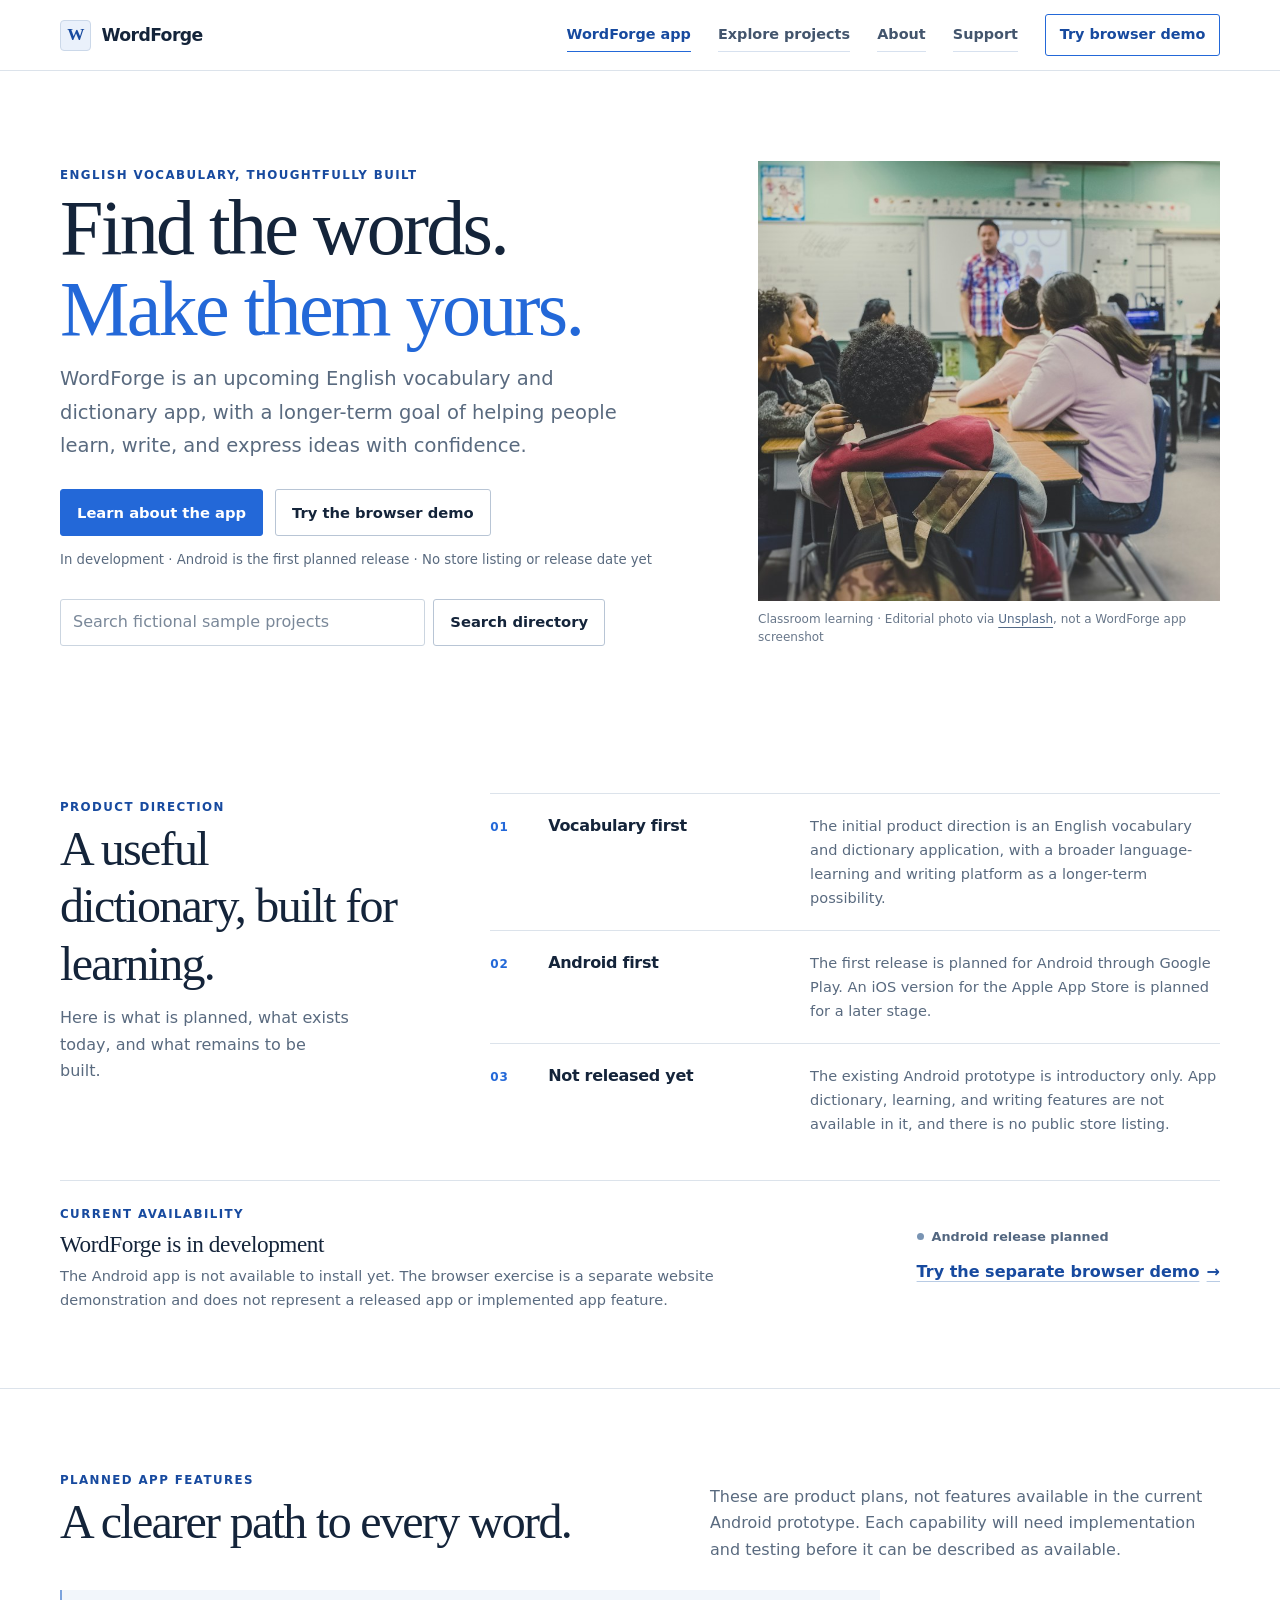
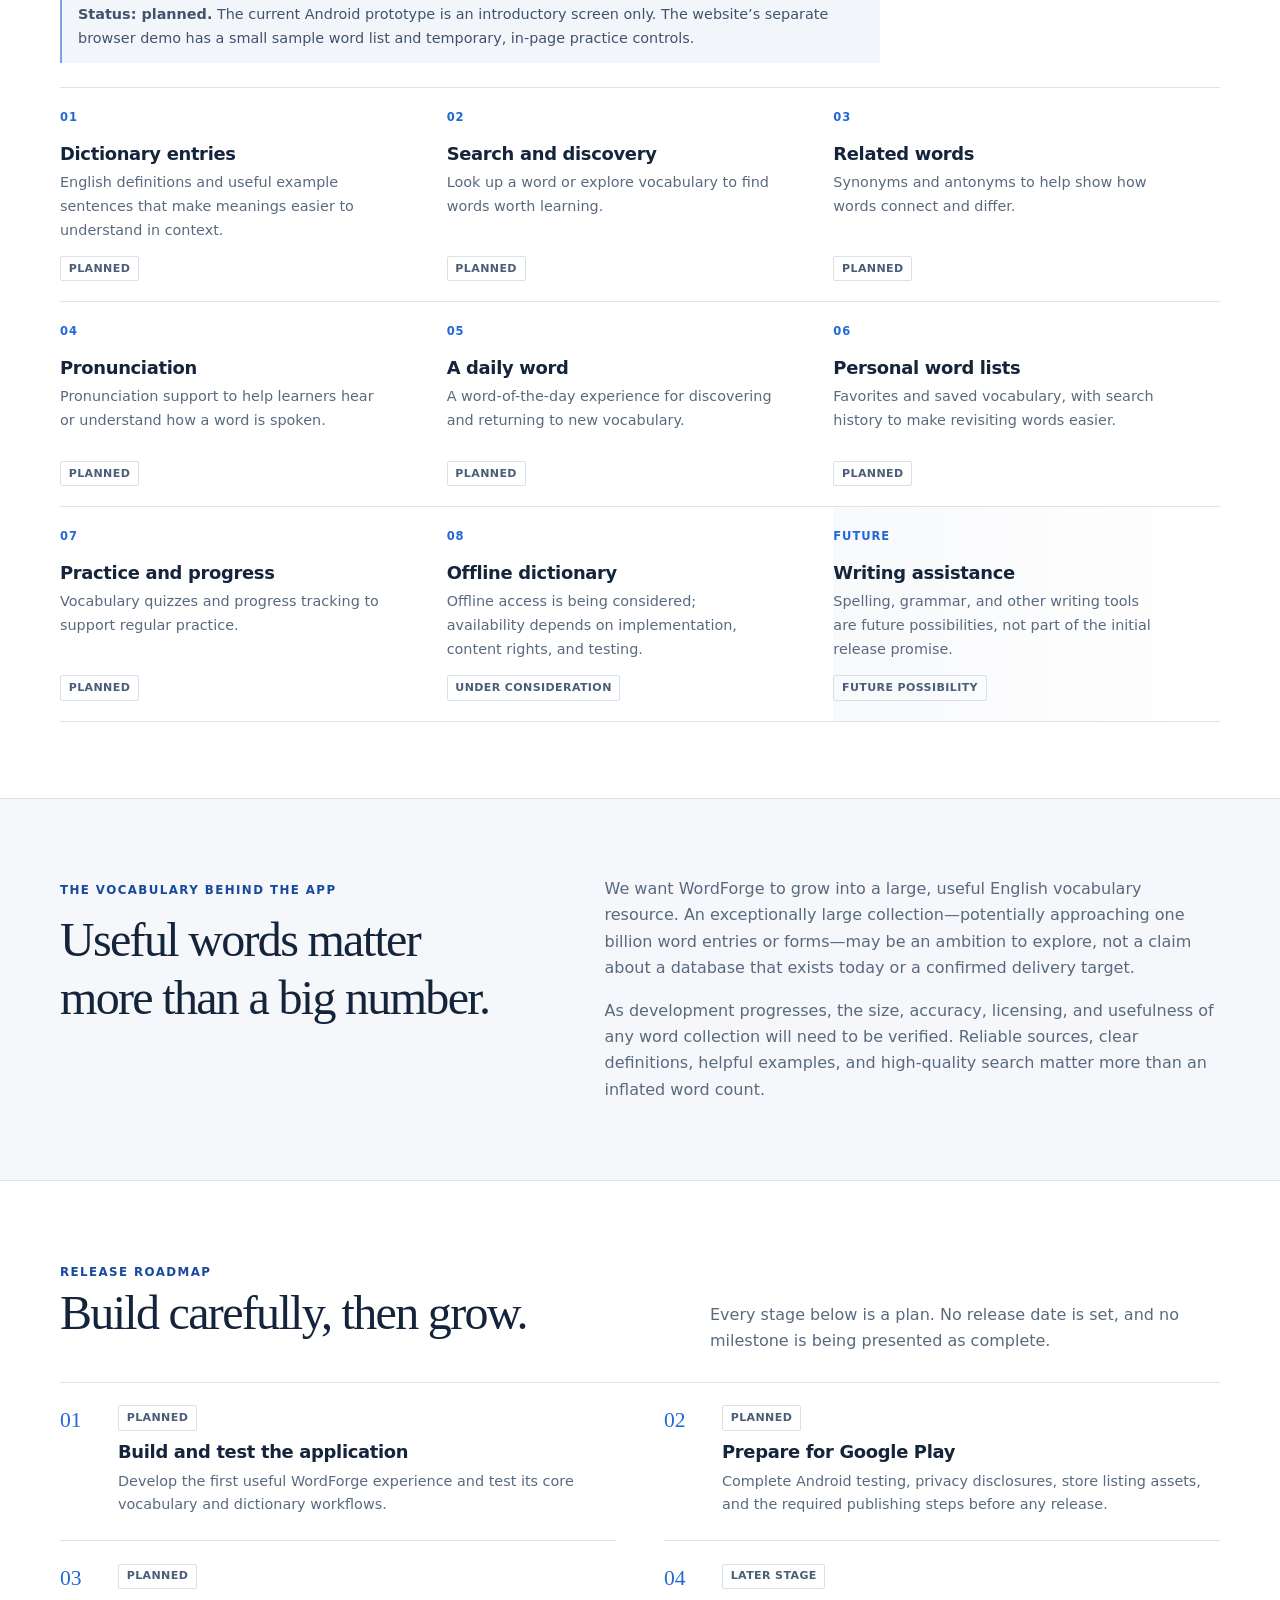
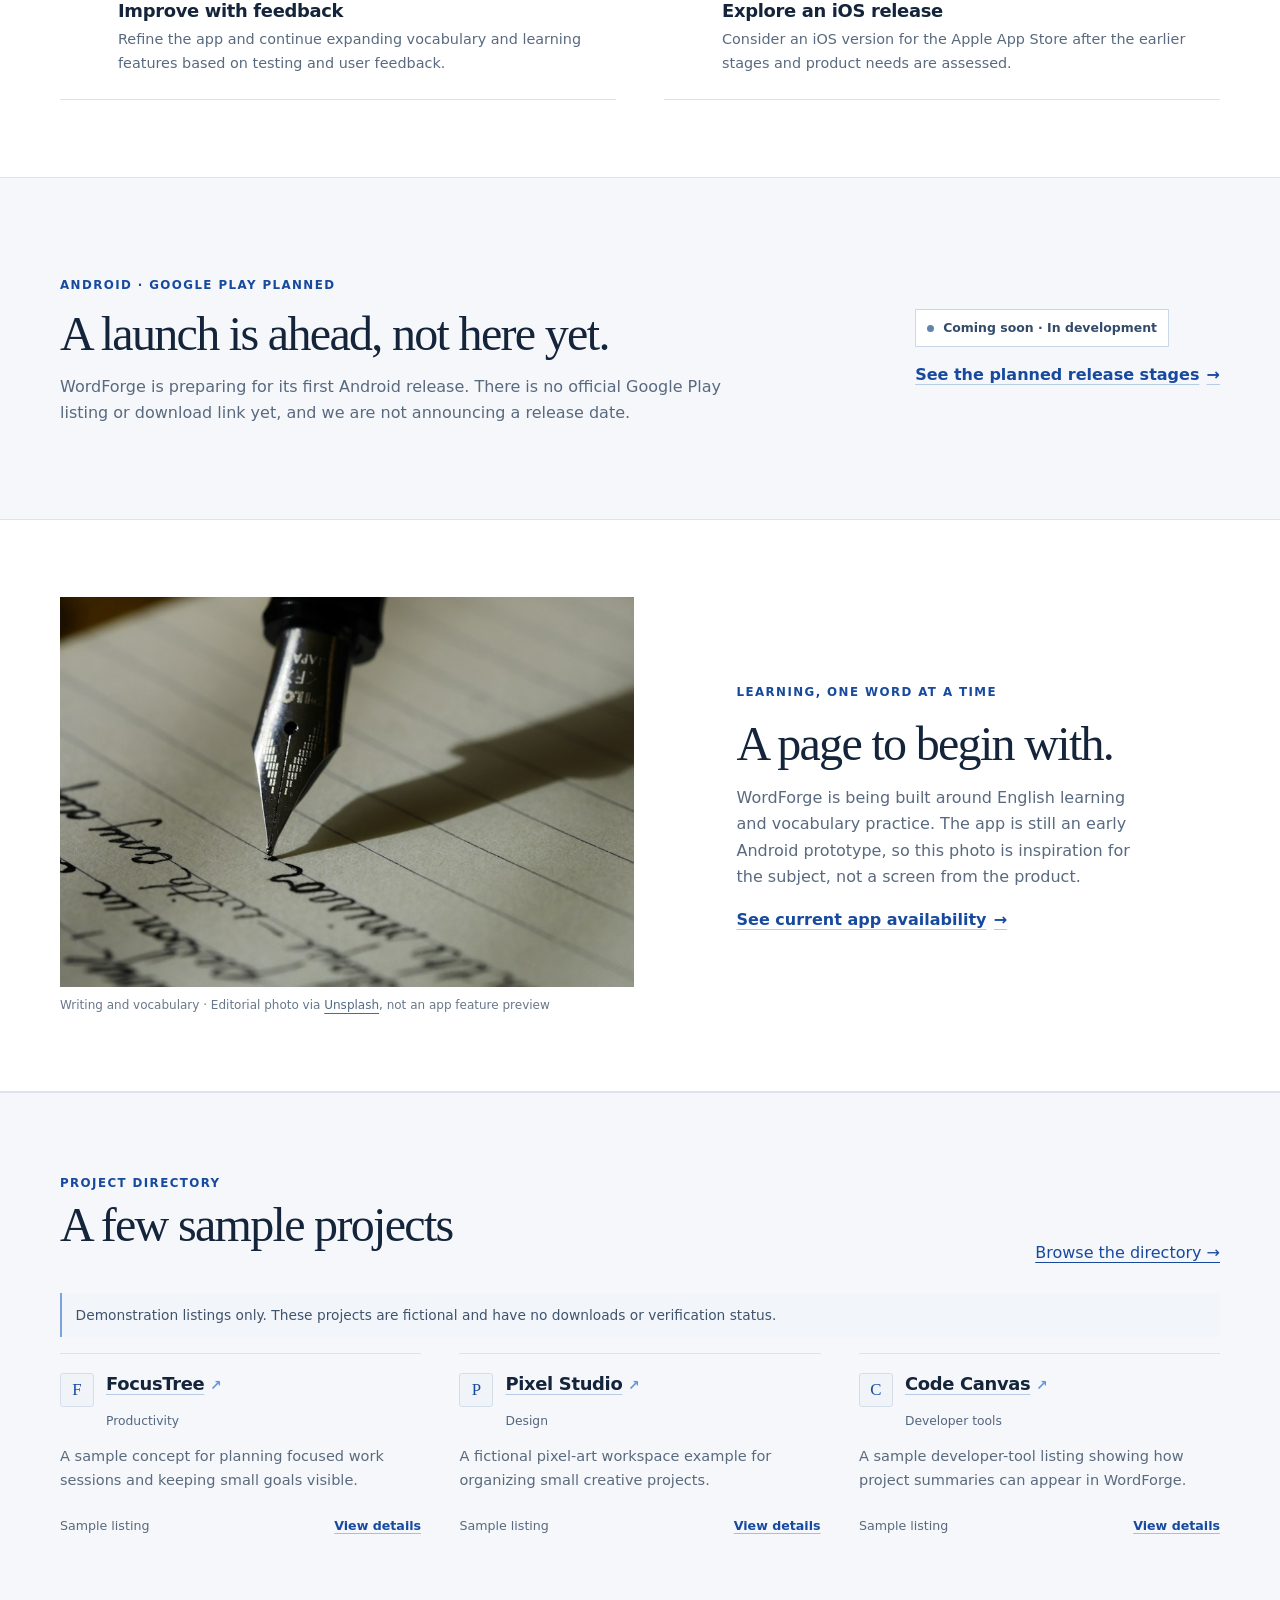
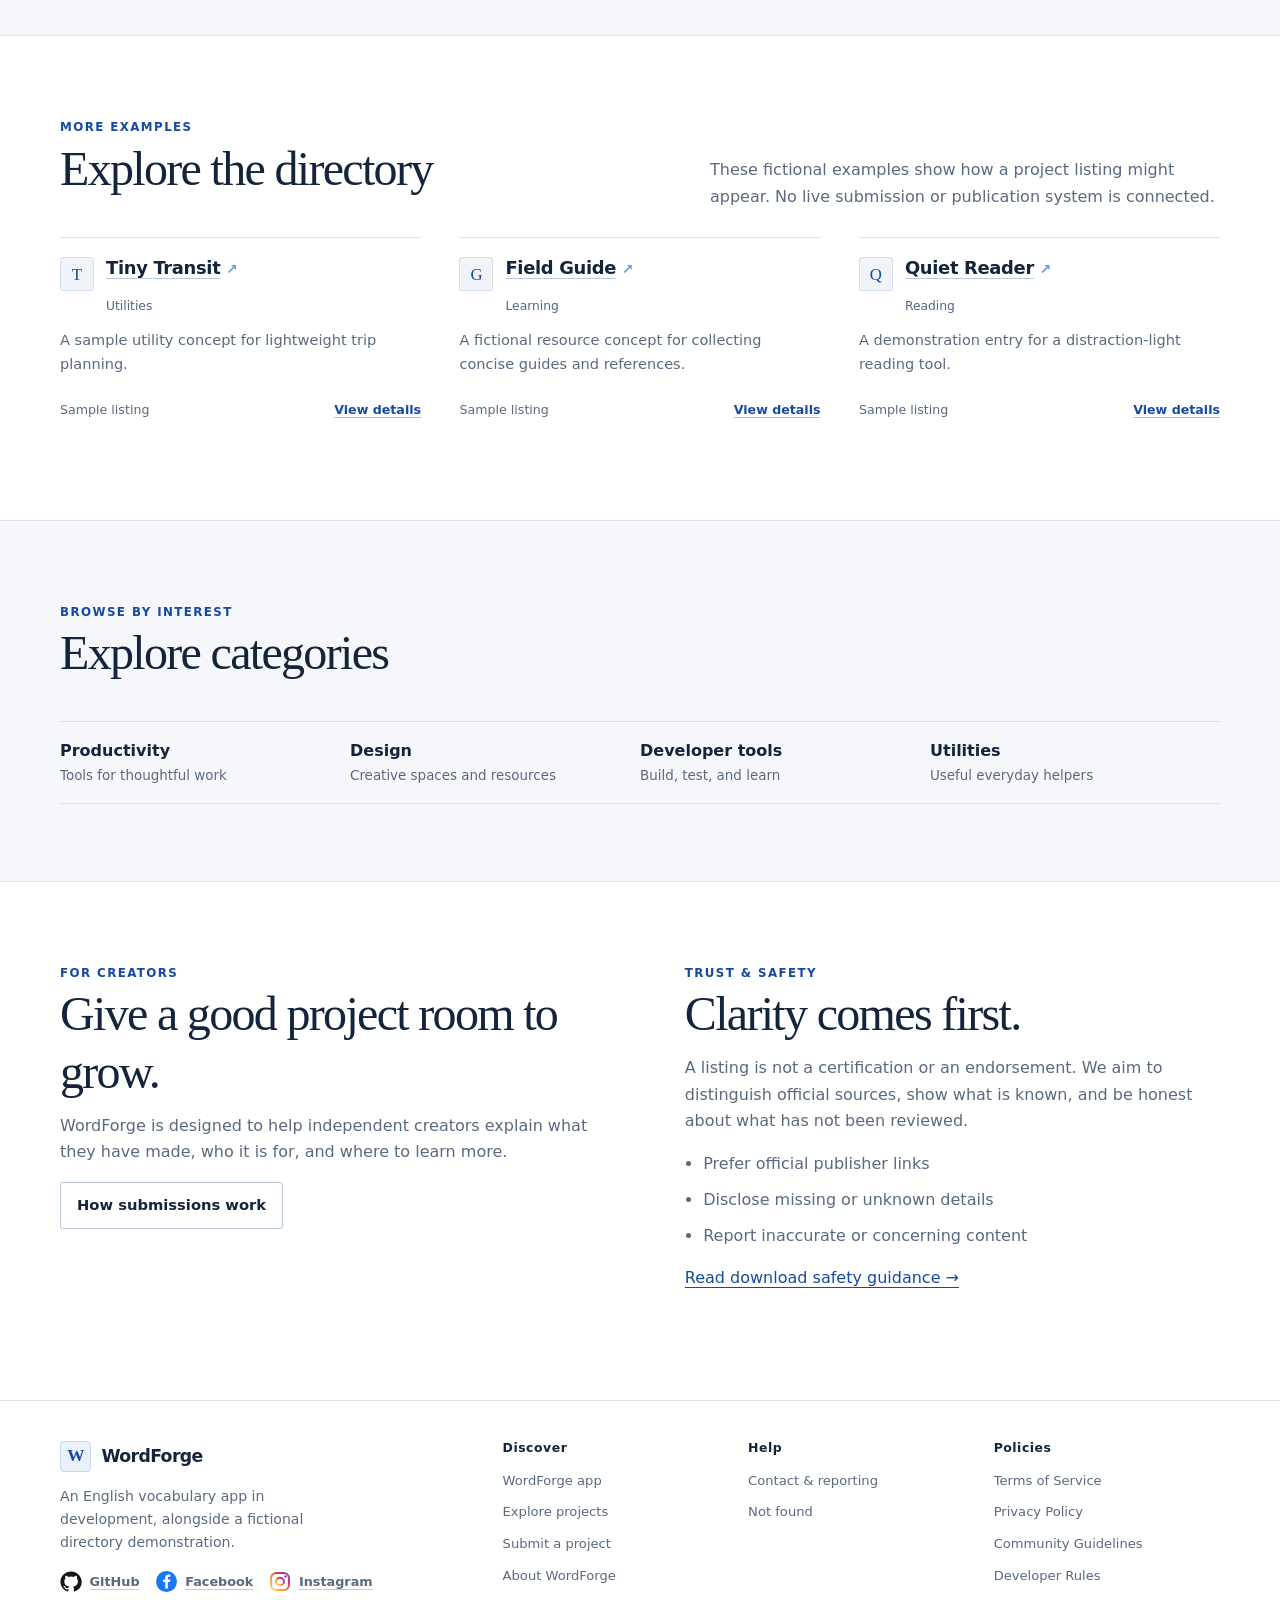
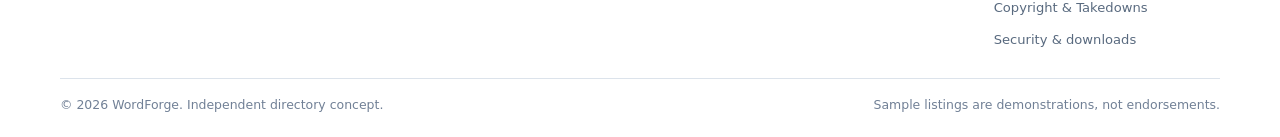
<file: index.html>
<!doctype html>
<html lang="en">
<head>
  <meta charset="utf-8">
  <meta name="viewport" content="width=device-width, initial-scale=1">
  <meta name="description" content="WordForge is an English vocabulary and dictionary application in development, with an Android release planned for Google Play and iOS under consideration for a later stage.">
  <meta name="theme-color" content="#ffffff">
  <title>WordForge | An English vocabulary app in development</title>
  <link rel="stylesheet" href="assets/css/style.css">
  <script src="assets/js/main.js" defer></script>
</head>
<body>
  <a class="skip-link" href="#main">Skip to content</a>
  <header class="site-header" data-site-header></header>
  <noscript><nav class="container" aria-label="Main navigation"><a href="index.html">Home</a> · <a href="explore.html">Explore</a> · <a href="submit.html">For developers</a></nav></noscript>
  <main id="main">
    <section class="hero">
      <div class="container hero-grid">
        <div>
          <span class="eyebrow">English vocabulary, thoughtfully built</span>
          <h1>Find the words. <span class="gradient-text">Make them yours.</span></h1>
          <p class="lead">WordForge is an upcoming English vocabulary and dictionary app, with a longer-term goal of helping people learn, write, and express ideas with confidence.</p>
          <div class="hero-actions">
            <a class="button" href="#app-features">Learn about the app</a>
            <a class="button button-secondary" href="wordforge-preview.html">Try the browser demo</a>
          </div>
          <p class="hero-status" id="app-availability-note">In development · Android is the first planned release · No store listing or release date yet</p>
          <form class="hero-search" data-search-form action="explore.html" method="get" role="search">
            <label class="visually-hidden" for="home-search">Search fictional sample projects</label>
            <input class="input" id="home-search" name="q" type="search" maxlength="120" placeholder="Search fictional sample projects">
            <button class="button button-secondary" type="submit">Search directory</button>
          </form>
        </div>
        <figure class="hero-art">
          <img
            src="assets/images/classroom-study.jpg"
            alt="Students gathered in a classroom lesson"
            width="1200"
            height="747"
            fetchpriority="high">
          <figcaption>Classroom learning · Editorial photo via <a href="https://unsplash.com/license" target="_blank" rel="noopener noreferrer">Unsplash</a>, not a WordForge app screenshot</figcaption>
        </figure>
      </div>
    </section>

    <section class="section app-intro" id="wordforge-app" aria-labelledby="app-intro-heading">
      <div class="container">
        <div class="app-facts-grid">
          <div class="app-intro-heading">
            <span class="eyebrow">Product direction</span>
            <h2 id="app-intro-heading">A useful dictionary, built for learning.</h2>
            <p>Here is what is planned, what exists today, and what remains to be built.</p>
          </div>
          <div class="app-facts">
            <article class="app-fact">
              <span class="app-fact-index" aria-hidden="true">01</span>
              <h3>Vocabulary first</h3>
              <p>The initial product direction is an English vocabulary and dictionary application, with a broader language-learning and writing platform as a longer-term possibility.</p>
            </article>
            <article class="app-fact">
              <span class="app-fact-index" aria-hidden="true">02</span>
              <h3>Android first</h3>
              <p>The first release is planned for Android through Google Play. An iOS version for the Apple App Store is planned for a later stage.</p>
            </article>
            <article class="app-fact">
              <span class="app-fact-index" aria-hidden="true">03</span>
              <h3>Not released yet</h3>
              <p>The existing Android prototype is introductory only. App dictionary, learning, and writing features are not available in it, and there is no public store listing.</p>
            </article>
          </div>
        </div>
        <div class="app-availability" id="app-availability">
          <div>
            <span class="eyebrow">Current availability</span>
            <h3>WordForge is in development</h3>
            <p>The Android app is not available to install yet. The browser exercise is a separate website demonstration and does not represent a released app or implemented app feature.</p>
          </div>
          <div class="availability-actions">
            <span class="availability-status"><span aria-hidden="true"></span> Android release planned</span>
            <a class="text-link" href="wordforge-preview.html">Try the separate browser demo <span aria-hidden="true">→</span></a>
          </div>
        </div>
      </div>
    </section>

    <section class="section" id="app-features" aria-labelledby="features-heading">
      <div class="container">
        <div class="section-heading">
          <div><span class="eyebrow">Planned app features</span><h2 id="features-heading">A clearer path to every word.</h2></div>
          <p>These are product plans, not features available in the current Android prototype. Each capability will need implementation and testing before it can be described as available.</p>
        </div>
        <p class="feature-status-note"><strong>Status: planned.</strong> The current Android prototype is an introductory screen only. The website’s separate browser demo has a small sample word list and temporary, in-page practice controls.</p>
        <div class="feature-grid">
          <article class="feature-card"><span class="feature-index">01</span><h3>Dictionary entries</h3><p>English definitions and useful example sentences that make meanings easier to understand in context.</p><span class="planned-label">Planned</span></article>
          <article class="feature-card"><span class="feature-index">02</span><h3>Search and discovery</h3><p>Look up a word or explore vocabulary to find words worth learning.</p><span class="planned-label">Planned</span></article>
          <article class="feature-card"><span class="feature-index">03</span><h3>Related words</h3><p>Synonyms and antonyms to help show how words connect and differ.</p><span class="planned-label">Planned</span></article>
          <article class="feature-card"><span class="feature-index">04</span><h3>Pronunciation</h3><p>Pronunciation support to help learners hear or understand how a word is spoken.</p><span class="planned-label">Planned</span></article>
          <article class="feature-card"><span class="feature-index">05</span><h3>A daily word</h3><p>A word-of-the-day experience for discovering and returning to new vocabulary.</p><span class="planned-label">Planned</span></article>
          <article class="feature-card"><span class="feature-index">06</span><h3>Personal word lists</h3><p>Favorites and saved vocabulary, with search history to make revisiting words easier.</p><span class="planned-label">Planned</span></article>
          <article class="feature-card"><span class="feature-index">07</span><h3>Practice and progress</h3><p>Vocabulary quizzes and progress tracking to support regular practice.</p><span class="planned-label">Planned</span></article>
          <article class="feature-card"><span class="feature-index">08</span><h3>Offline dictionary</h3><p>Offline access is being considered; availability depends on implementation, content rights, and testing.</p><span class="planned-label">Under consideration</span></article>
          <article class="feature-card feature-card-future"><span class="feature-index">Future</span><h3>Writing assistance</h3><p>Spelling, grammar, and other writing tools are future possibilities, not part of the initial release promise.</p><span class="planned-label">Future possibility</span></article>
        </div>
      </div>
    </section>

    <section class="section section-soft" id="vocabulary-database" aria-labelledby="database-heading">
      <div class="container database-grid">
        <div>
          <span class="eyebrow">The vocabulary behind the app</span>
          <h2 id="database-heading">Useful words matter more than a big number.</h2>
        </div>
        <div class="database-copy">
          <p>We want WordForge to grow into a large, useful English vocabulary resource. An exceptionally large collection—potentially approaching one billion word entries or forms—may be an ambition to explore, not a claim about a database that exists today or a confirmed delivery target.</p>
          <p>As development progresses, the size, accuracy, licensing, and usefulness of any word collection will need to be verified. Reliable sources, clear definitions, helpful examples, and high-quality search matter more than an inflated word count.</p>
        </div>
      </div>
    </section>

    <section class="section" id="release-roadmap" aria-labelledby="roadmap-heading">
      <div class="container">
        <div class="section-heading">
          <div><span class="eyebrow">Release roadmap</span><h2 id="roadmap-heading">Build carefully, then grow.</h2></div>
          <p>Every stage below is a plan. No release date is set, and no milestone is being presented as complete.</p>
        </div>
        <ol class="roadmap-list">
          <li class="roadmap-stage"><span class="roadmap-number">01</span><div><span class="planned-label">Planned</span><h3>Build and test the application</h3><p>Develop the first useful WordForge experience and test its core vocabulary and dictionary workflows.</p></div></li>
          <li class="roadmap-stage"><span class="roadmap-number">02</span><div><span class="planned-label">Planned</span><h3>Prepare for Google Play</h3><p>Complete Android testing, privacy disclosures, store listing assets, and the required publishing steps before any release.</p></div></li>
          <li class="roadmap-stage"><span class="roadmap-number">03</span><div><span class="planned-label">Planned</span><h3>Improve with feedback</h3><p>Refine the app and continue expanding vocabulary and learning features based on testing and user feedback.</p></div></li>
          <li class="roadmap-stage"><span class="roadmap-number">04</span><div><span class="planned-label">Later stage</span><h3>Explore an iOS release</h3><p>Consider an iOS version for the Apple App Store after the earlier stages and product needs are assessed.</p></div></li>
        </ol>
      </div>
    </section>

    <section class="section section-soft" aria-labelledby="launch-heading">
      <div class="container launch-panel">
        <div>
          <span class="eyebrow">Android · Google Play planned</span>
          <h2 id="launch-heading">A launch is ahead, not here yet.</h2>
          <p>WordForge is preparing for its first Android release. There is no official Google Play listing or download link yet, and we are not announcing a release date.</p>
        </div>
        <div class="launch-status">
          <span class="launch-badge"><span aria-hidden="true"></span> Coming soon · In development</span>
          <a class="text-link" href="#release-roadmap">See the planned release stages <span aria-hidden="true">→</span></a>
        </div>
      </div>
    </section>

    <section class="section learning-story" aria-labelledby="learning-story-heading">
      <div class="container learning-story-grid">
        <figure class="learning-photo">
          <img
            src="assets/images/vocabulary-writing.jpg"
            alt="Close-up of a pen writing notes in a notebook"
            width="900"
            height="676"
            loading="lazy"
            decoding="async">
          <figcaption>Writing and vocabulary · Editorial photo via <a href="https://unsplash.com/license" target="_blank" rel="noopener noreferrer">Unsplash</a>, not an app feature preview</figcaption>
        </figure>
        <div class="learning-story-copy">
          <span class="eyebrow">Learning, one word at a time</span>
          <h2 id="learning-story-heading">A page to begin with.</h2>
          <p>WordForge is being built around English learning and vocabulary practice. The app is still an early Android prototype, so this photo is inspiration for the subject, not a screen from the product.</p>
          <a class="text-link" href="#app-availability">See current app availability <span aria-hidden="true">→</span></a>
        </div>
      </div>
    </section>

    <section class="section section-soft" aria-labelledby="featured-heading">
      <div class="container">
        <div class="section-heading">
          <div><span class="eyebrow">Project directory</span><h2 id="featured-heading">A few sample projects</h2></div>
          <a href="explore.html">Browse the directory →</a>
        </div>
        <p class="demo-note">Demonstration listings only. These projects are fictional and have no downloads or verification status.</p>
        <div class="card-grid project-list">
          <article class="project-card"><div class="card-top"><span class="app-icon" aria-hidden="true">F</span><div><h3><a href="app.html?id=focus-tree">FocusTree</a></h3><span class="tag">Productivity</span></div></div><p>A sample concept for planning focused work sessions and keeping small goals visible.</p><div class="card-meta"><span>Sample listing</span><a href="app.html?id=focus-tree">View details</a></div></article>
          <article class="project-card"><div class="card-top"><span class="app-icon" aria-hidden="true">P</span><div><h3><a href="app.html?id=pixel-studio">Pixel Studio</a></h3><span class="tag">Design</span></div></div><p>A fictional pixel-art workspace example for organizing small creative projects.</p><div class="card-meta"><span>Sample listing</span><a href="app.html?id=pixel-studio">View details</a></div></article>
          <article class="project-card"><div class="card-top"><span class="app-icon" aria-hidden="true">C</span><div><h3><a href="app.html?id=code-canvas">Code Canvas</a></h3><span class="tag">Developer tools</span></div></div><p>A sample developer-tool listing showing how project summaries can appear in WordForge.</p><div class="card-meta"><span>Sample listing</span><a href="app.html?id=code-canvas">View details</a></div></article>
        </div>
      </div>
    </section>

    <section class="section" aria-labelledby="recent-heading">
      <div class="container">
        <div class="section-heading"><div><span class="eyebrow">More examples</span><h2 id="recent-heading">Explore the directory</h2></div><p>These fictional examples show how a project listing might appear. No live submission or publication system is connected.</p></div>
        <div class="card-grid">
          <article class="project-card"><div class="card-top"><span class="app-icon" aria-hidden="true">T</span><div><h3><a href="app.html?id=tiny-transit">Tiny Transit</a></h3><span class="tag">Utilities</span></div></div><p>A sample utility concept for lightweight trip planning.</p><div class="card-meta"><span>Sample listing</span><a href="app.html?id=tiny-transit">View details</a></div></article>
          <article class="project-card"><div class="card-top"><span class="app-icon" aria-hidden="true">G</span><div><h3><a href="app.html?id=field-guide">Field Guide</a></h3><span class="tag">Learning</span></div></div><p>A fictional resource concept for collecting concise guides and references.</p><div class="card-meta"><span>Sample listing</span><a href="app.html?id=field-guide">View details</a></div></article>
          <article class="project-card"><div class="card-top"><span class="app-icon" aria-hidden="true">Q</span><div><h3><a href="app.html?id=quiet-reader">Quiet Reader</a></h3><span class="tag">Reading</span></div></div><p>A demonstration entry for a distraction-light reading tool.</p><div class="card-meta"><span>Sample listing</span><a href="app.html?id=quiet-reader">View details</a></div></article>
        </div>
      </div>
    </section>

    <section class="section section-soft" aria-labelledby="categories-heading">
      <div class="container"><div class="section-heading"><div><span class="eyebrow">Browse by interest</span><h2 id="categories-heading">Explore categories</h2></div></div>
        <div class="category-grid">
          <a class="category-card" href="explore.html?category=Productivity"><strong>Productivity</strong><span>Tools for thoughtful work</span></a>
          <a class="category-card" href="explore.html?category=Design"><strong>Design</strong><span>Creative spaces and resources</span></a>
          <a class="category-card" href="explore.html?category=Developer%20tools"><strong>Developer tools</strong><span>Build, test, and learn</span></a>
          <a class="category-card" href="explore.html?category=Utilities"><strong>Utilities</strong><span>Useful everyday helpers</span></a>
        </div>
      </div>
    </section>

    <section class="section">
      <div class="container split">
        <article class="panel"><span class="eyebrow">For creators</span><h2>Give a good project room to grow.</h2><p>WordForge is designed to help independent creators explain what they have made, who it is for, and where to learn more.</p><a class="button button-secondary" href="submit.html">How submissions work</a></article>
        <article class="panel"><span class="eyebrow">Trust &amp; safety</span><h2>Clarity comes first.</h2><p>A listing is not a certification or an endorsement. We aim to distinguish official sources, show what is known, and be honest about what has not been reviewed.</p><ul class="check-list"><li>Prefer official publisher links</li><li>Disclose missing or unknown details</li><li>Report inaccurate or concerning content</li></ul><a href="security.html">Read download safety guidance →</a></article>
      </div>
    </section>
  </main>
  <footer class="site-footer" data-site-footer></footer>
</body>
</html>
</file>
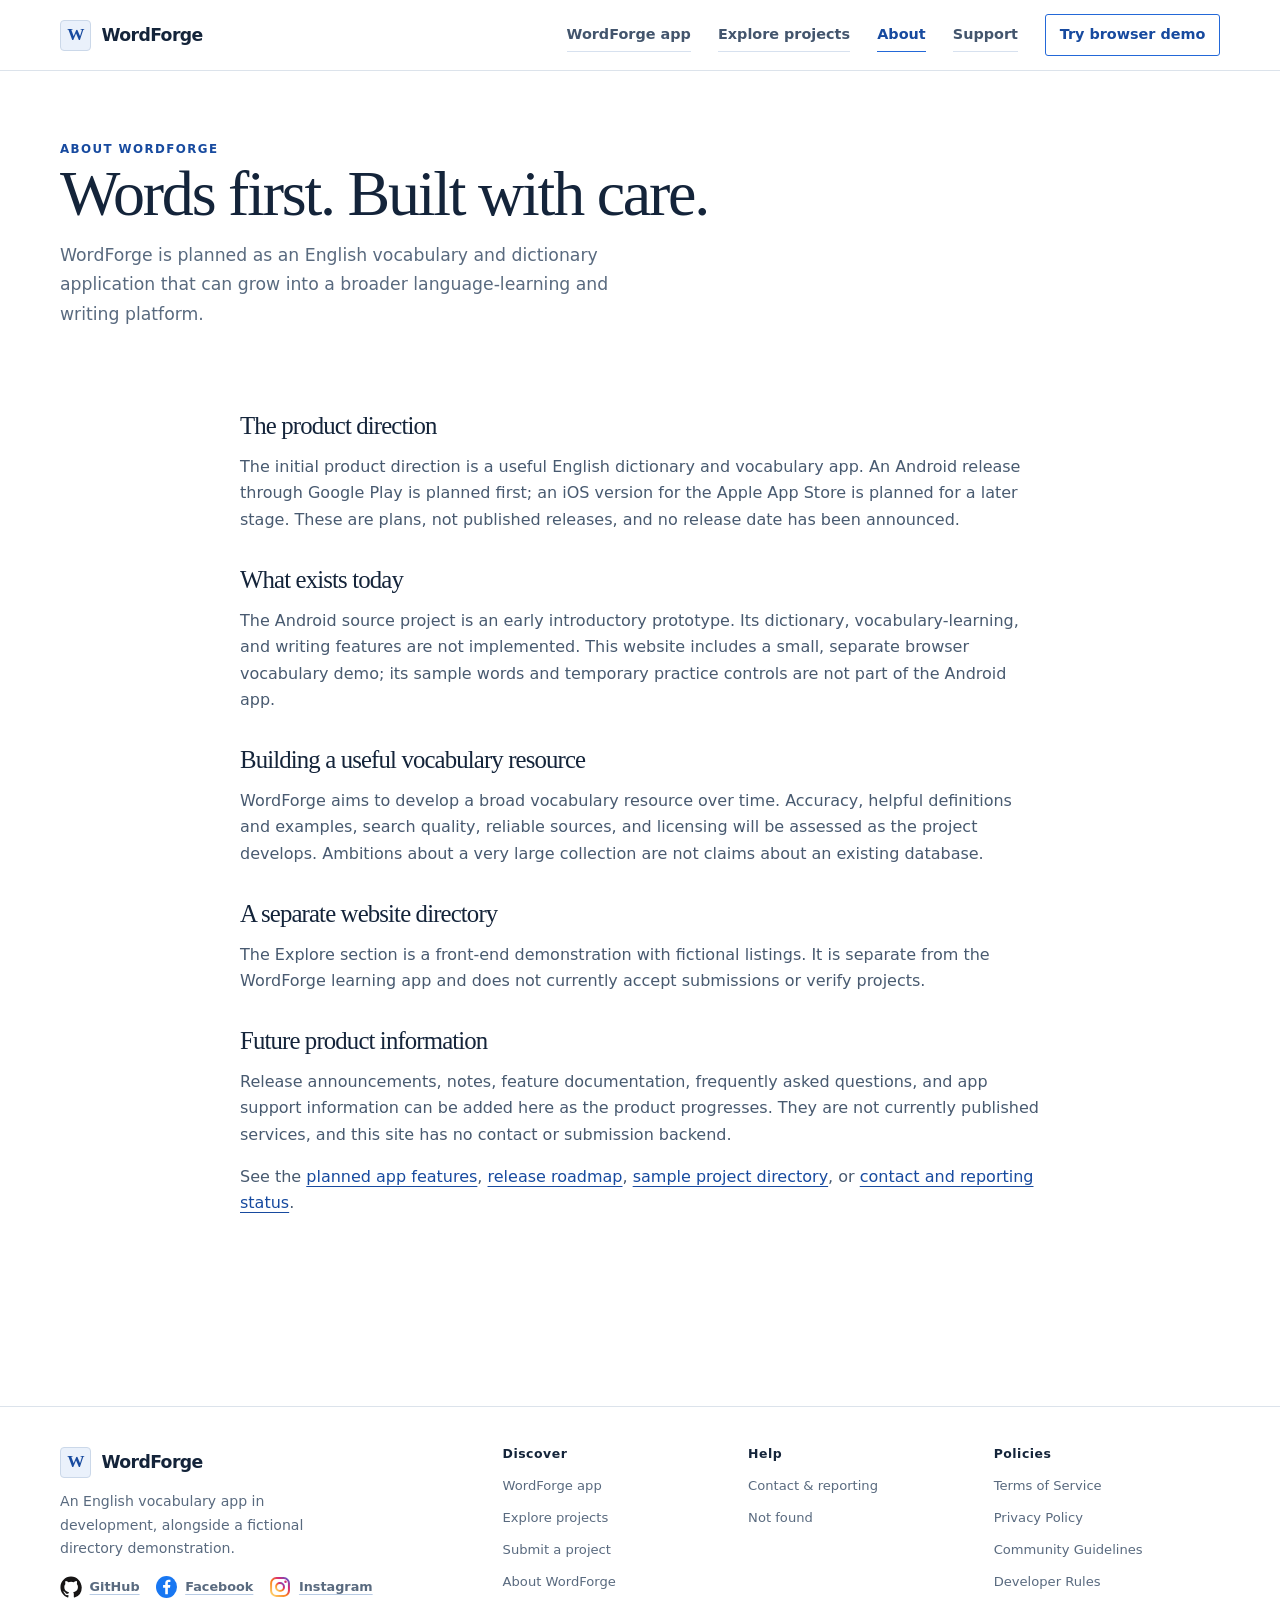
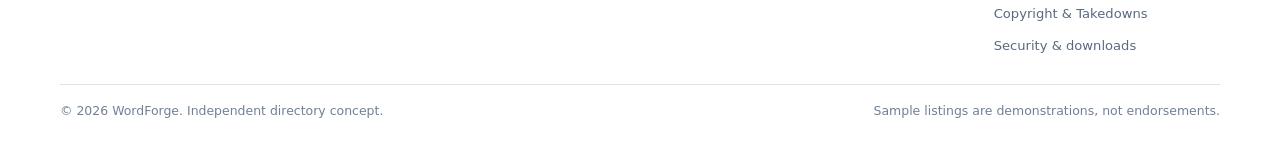
<file: about.html>
<!doctype html>
<html lang="en">
<head>
  <meta charset="utf-8"><meta name="viewport" content="width=device-width, initial-scale=1">
  <meta name="description" content="Learn about WordForge's planned English vocabulary and dictionary app, its Android-first roadmap, and the separate sample project directory.">
  <meta name="theme-color" content="#ffffff"><title>About WordForge</title>
  <link rel="stylesheet" href="assets/css/style.css"><script src="assets/js/main.js" defer></script>
</head>
<body>
  <a class="skip-link" href="#main">Skip to content</a><header class="site-header" data-site-header></header>
  <noscript><nav class="container" aria-label="Main navigation"><a href="index.html">Home</a> · <a href="explore.html">Explore</a> · <a href="submit.html">For developers</a></nav></noscript>
  <main id="main"><section class="page-hero"><div class="container"><span class="eyebrow">About WordForge</span><h1>Words first. Built with care.</h1><p class="lead">WordForge is planned as an English vocabulary and dictionary application that can grow into a broader language-learning and writing platform.</p></div></section>
    <section class="section" style="padding-top:0"><div class="container content-narrow prose">
      <h2>The product direction</h2><p>The initial product direction is a useful English dictionary and vocabulary app. An Android release through Google Play is planned first; an iOS version for the Apple App Store is planned for a later stage. These are plans, not published releases, and no release date has been announced.</p>
      <h2>What exists today</h2><p>The Android source project is an early introductory prototype. Its dictionary, vocabulary-learning, and writing features are not implemented. This website includes a small, separate browser vocabulary demo; its sample words and temporary practice controls are not part of the Android app.</p>
      <h2>Building a useful vocabulary resource</h2><p>WordForge aims to develop a broad vocabulary resource over time. Accuracy, helpful definitions and examples, search quality, reliable sources, and licensing will be assessed as the project develops. Ambitions about a very large collection are not claims about an existing database.</p>
      <h2>A separate website directory</h2><p>The Explore section is a front-end demonstration with fictional listings. It is separate from the WordForge learning app and does not currently accept submissions or verify projects.</p>
      <h2>Future product information</h2><p>Release announcements, notes, feature documentation, frequently asked questions, and app support information can be added here as the product progresses. They are not currently published services, and this site has no contact or submission backend.</p>
      <p>See the <a href="index.html#app-features">planned app features</a>, <a href="index.html#release-roadmap">release roadmap</a>, <a href="explore.html">sample project directory</a>, or <a href="contact.html">contact and reporting status</a>.</p>
    </div></section>
  </main><footer class="site-footer" data-site-footer></footer>
</body>
</html>
</file>
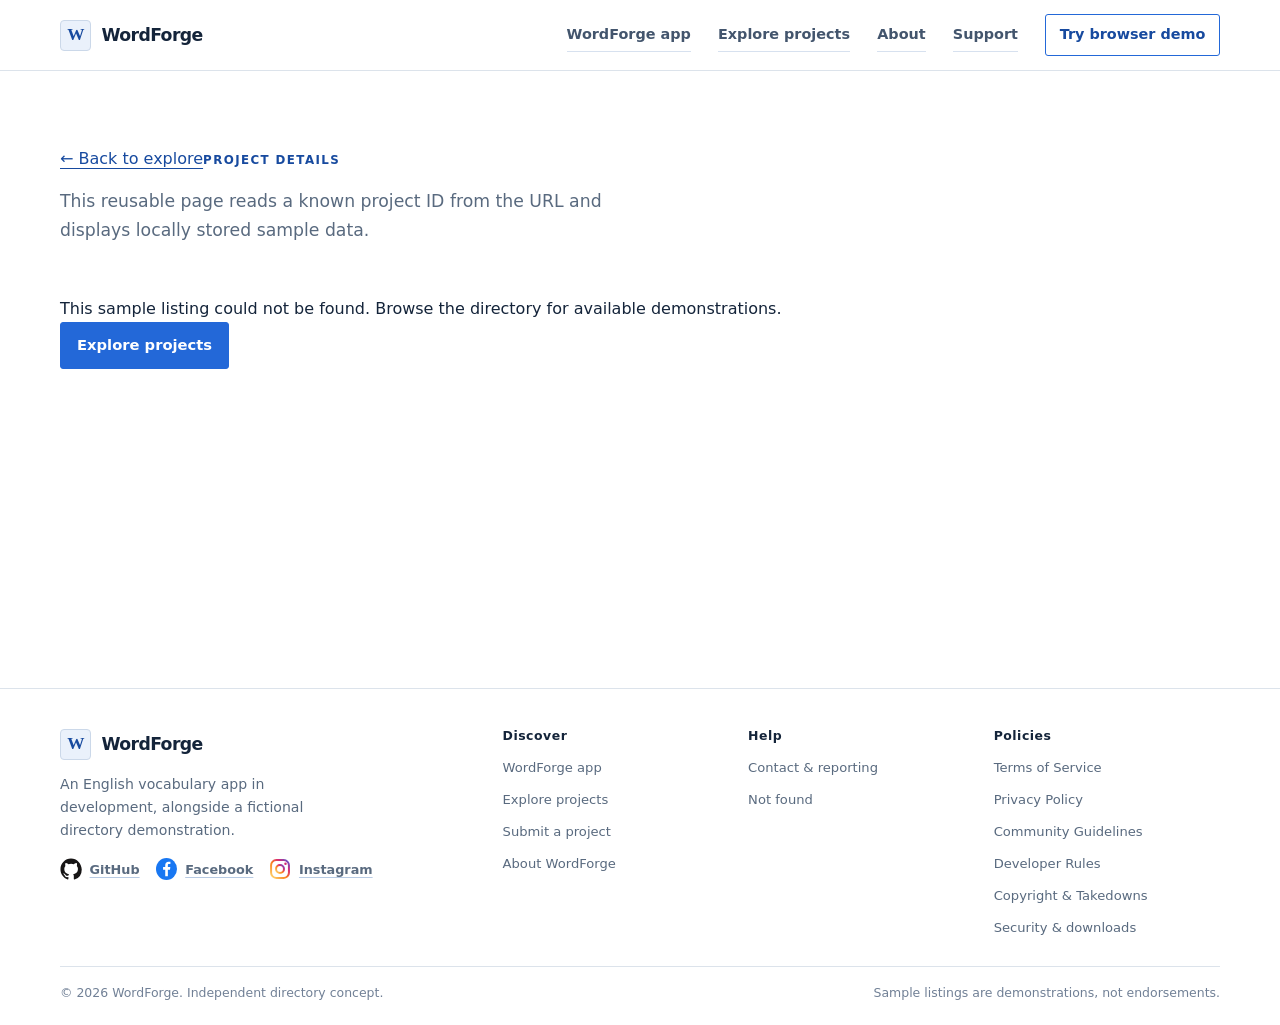
<file: app.html>
<!doctype html>
<html lang="en">
<head>
  <meta charset="utf-8"><meta name="viewport" content="width=device-width, initial-scale=1">
  <meta name="description" content="Project information page for a WordForge demonstration listing.">
  <meta name="theme-color" content="#ffffff"><title>Project details | WordForge</title>
  <link rel="stylesheet" href="assets/css/style.css">
  <script src="assets/js/main.js" defer></script><script src="assets/js/apps.js" defer></script><script src="assets/js/app-detail.js" defer></script>
</head>
<body>
  <a class="skip-link" href="#main">Skip to content</a><header class="site-header" data-site-header></header>
  <noscript><nav class="container" aria-label="Main navigation"><a href="index.html">Home</a> · <a href="explore.html">Explore</a> · <a href="submit.html">For developers</a></nav></noscript>
  <main id="main"><section class="page-hero"><div class="container"><a href="explore.html">← Back to explore</a><p class="eyebrow" style="margin-top:1rem">Project details</p><p class="lead">This reusable page reads a known project ID from the URL and displays locally stored sample data.</p></div></section><div class="container" data-app-detail><noscript><p class="demo-note">Enable JavaScript to view this sample project's local details. No download is offered.</p></noscript></div></main>
  <footer class="site-footer" data-site-footer></footer>
</body>
</html>
</file>
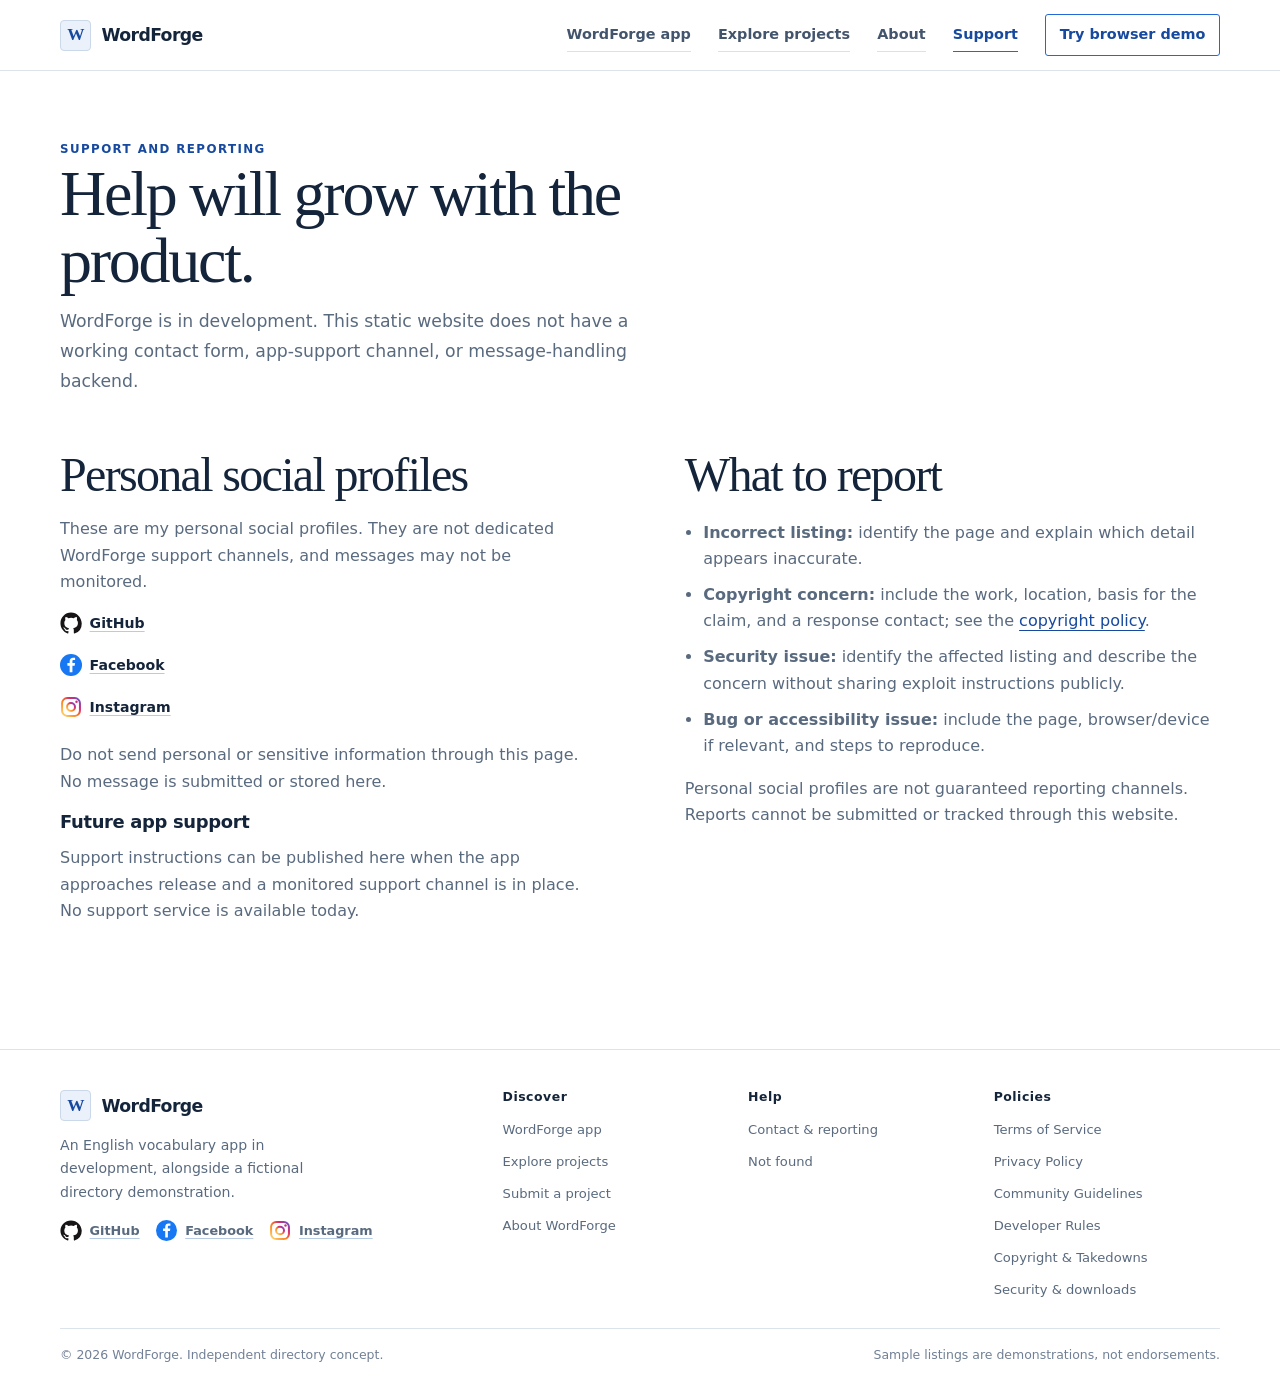
<file: contact.html>
<!doctype html>
<html lang="en">
<head>
  <meta charset="utf-8"><meta name="viewport" content="width=device-width, initial-scale=1">
  <meta name="description" content="Check the current WordForge contact and app-support status. This static website has no working contact or support form.">
  <meta name="theme-color" content="#ffffff"><title>Contact &amp; reporting | WordForge</title>
  <link rel="stylesheet" href="assets/css/style.css"><script src="assets/js/main.js" defer></script>
</head>
<body>
  <a class="skip-link" href="#main">Skip to content</a><header class="site-header" data-site-header></header>
  <noscript><nav class="container" aria-label="Main navigation"><a href="index.html">Home</a> · <a href="explore.html">Explore</a> · <a href="submit.html">For developers</a></nav></noscript>
  <main id="main"><section class="page-hero"><div class="container"><span class="eyebrow">Support and reporting</span><h1>Help will grow with the product.</h1><p class="lead">WordForge is in development. This static website does not have a working contact form, app-support channel, or message-handling backend.</p></div></section>
    <section class="section" style="padding-top:0"><div class="container split">
      <article class="panel"><h2>Personal social profiles</h2><p>These are my personal social profiles. They are not dedicated WordForge support channels, and messages may not be monitored.</p><ul class="social-links social-links-contact" aria-label="Personal social profiles">
        <li><a href="https://github.com/herveyjamestemple-max" target="_blank" rel="noopener noreferrer"><img src="assets/images/github.svg" alt="" aria-hidden="true"><span>GitHub</span></a></li>
        <li><a href="https://www.facebook.com/hervey.james.200920" target="_blank" rel="noopener noreferrer"><img src="assets/images/facebook.svg" alt="" aria-hidden="true"><span>Facebook</span></a></li>
        <li><a href="https://www.instagram.com/hervey4387/" target="_blank" rel="noopener noreferrer"><img src="assets/images/instagram.svg" alt="" aria-hidden="true"><span>Instagram</span></a></li>
      </ul><p>Do not send personal or sensitive information through this page. No message is submitted or stored here.</p><h3>Future app support</h3><p>Support instructions can be published here when the app approaches release and a monitored support channel is in place. No support service is available today.</p></article>
      <article class="panel"><h2>What to report</h2><ul class="check-list"><li><strong>Incorrect listing:</strong> identify the page and explain which detail appears inaccurate.</li><li><strong>Copyright concern:</strong> include the work, location, basis for the claim, and a response contact; see the <a href="copyright.html">copyright policy</a>.</li><li><strong>Security issue:</strong> identify the affected listing and describe the concern without sharing exploit instructions publicly.</li><li><strong>Bug or accessibility issue:</strong> include the page, browser/device if relevant, and steps to reproduce.</li></ul><p>Personal social profiles are not guaranteed reporting channels. Reports cannot be submitted or tracked through this website.</p></article>
    </div></section></main><footer class="site-footer" data-site-footer></footer>
</body>
</html>
</file>
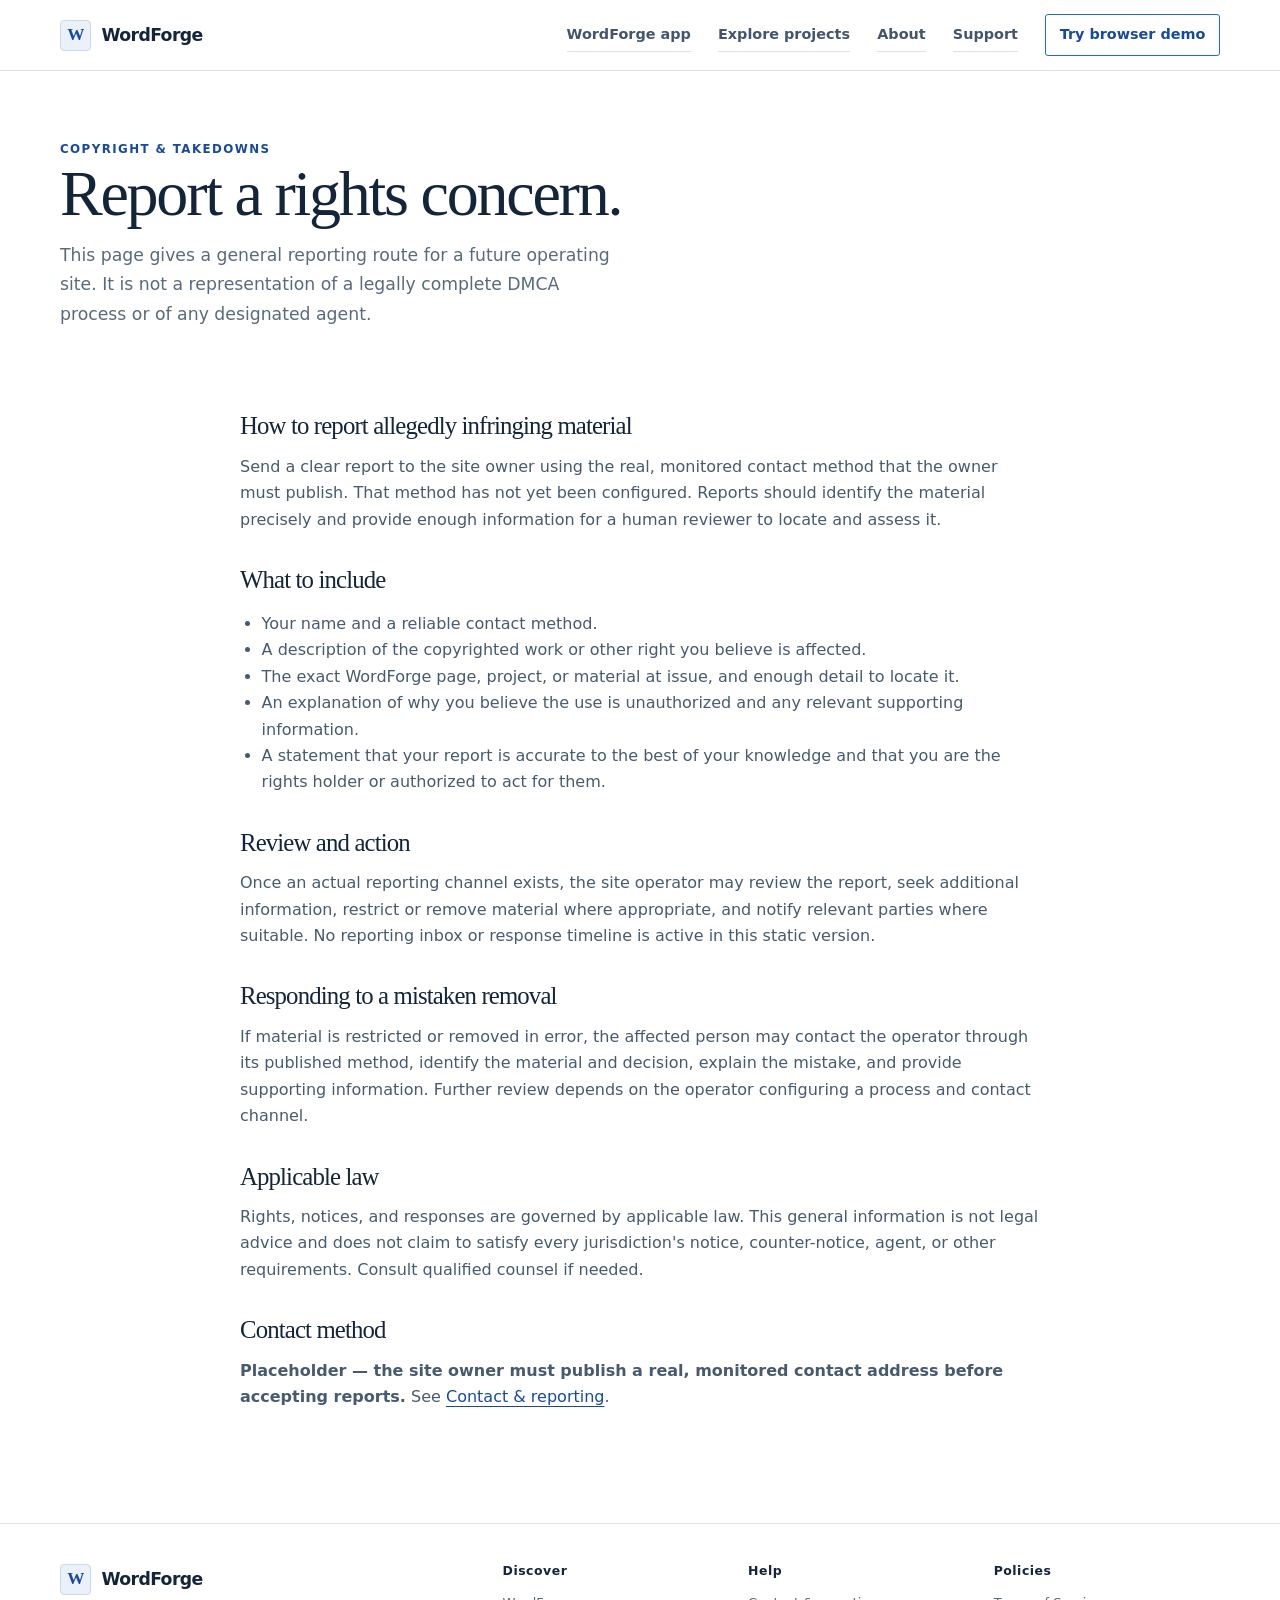
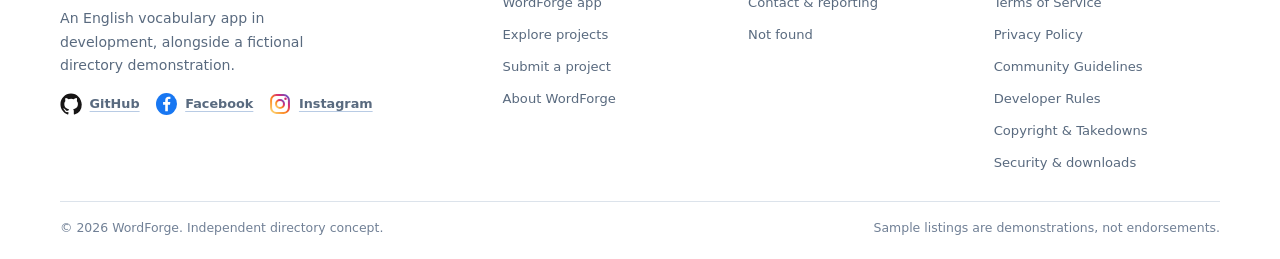
<file: copyright.html>
<!doctype html>
<html lang="en">
<head>
  <meta charset="utf-8"><meta name="viewport" content="width=device-width, initial-scale=1">
  <meta name="description" content="How to report alleged copyright infringement and request review of removed content on WordForge.">
  <meta name="theme-color" content="#ffffff"><title>Copyright &amp; Takedowns | WordForge</title>
  <link rel="stylesheet" href="assets/css/style.css"><script src="assets/js/main.js" defer></script>
</head>
<body>
  <a class="skip-link" href="#main">Skip to content</a><header class="site-header" data-site-header></header>
  <noscript><nav class="container" aria-label="Main navigation"><a href="index.html">Home</a> · <a href="explore.html">Explore</a> · <a href="submit.html">For developers</a></nav></noscript>
  <main id="main"><section class="page-hero"><div class="container"><span class="eyebrow">Copyright &amp; takedowns</span><h1>Report a rights concern.</h1><p class="lead">This page gives a general reporting route for a future operating site. It is not a representation of a legally complete DMCA process or of any designated agent.</p></div></section>
    <section class="container content-narrow prose">
      <h2>How to report allegedly infringing material</h2><p>Send a clear report to the site owner using the real, monitored contact method that the owner must publish. That method has not yet been configured. Reports should identify the material precisely and provide enough information for a human reviewer to locate and assess it.</p>
      <h2>What to include</h2><ul><li>Your name and a reliable contact method.</li><li>A description of the copyrighted work or other right you believe is affected.</li><li>The exact WordForge page, project, or material at issue, and enough detail to locate it.</li><li>An explanation of why you believe the use is unauthorized and any relevant supporting information.</li><li>A statement that your report is accurate to the best of your knowledge and that you are the rights holder or authorized to act for them.</li></ul>
      <h2>Review and action</h2><p>Once an actual reporting channel exists, the site operator may review the report, seek additional information, restrict or remove material where appropriate, and notify relevant parties where suitable. No reporting inbox or response timeline is active in this static version.</p>
      <h2>Responding to a mistaken removal</h2><p>If material is restricted or removed in error, the affected person may contact the operator through its published method, identify the material and decision, explain the mistake, and provide supporting information. Further review depends on the operator configuring a process and contact channel.</p>
      <h2>Applicable law</h2><p>Rights, notices, and responses are governed by applicable law. This general information is not legal advice and does not claim to satisfy every jurisdiction's notice, counter-notice, agent, or other requirements. Consult qualified counsel if needed.</p>
      <h2>Contact method</h2><p><strong>Placeholder — the site owner must publish a real, monitored contact address before accepting reports.</strong> See <a href="contact.html">Contact &amp; reporting</a>.</p>
    </section></main><footer class="site-footer" data-site-footer></footer>
</body>
</html>
</file>
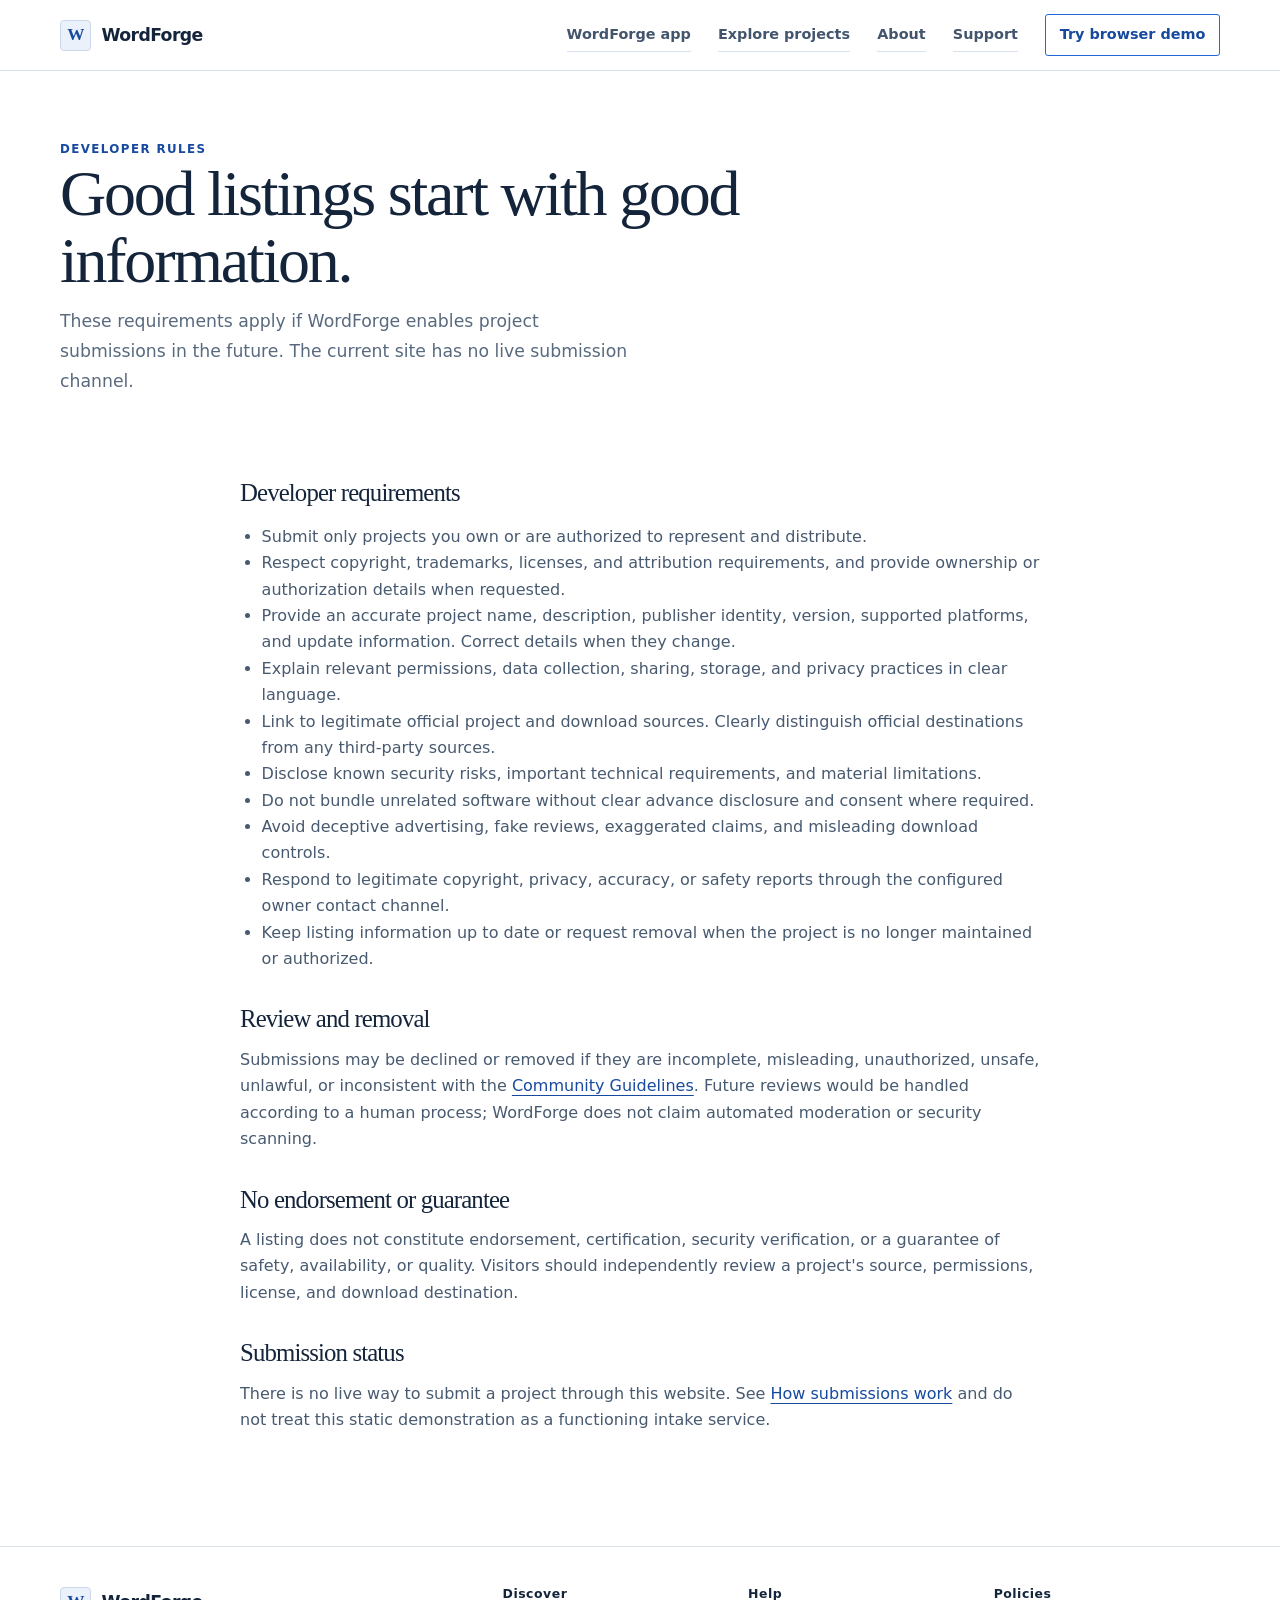
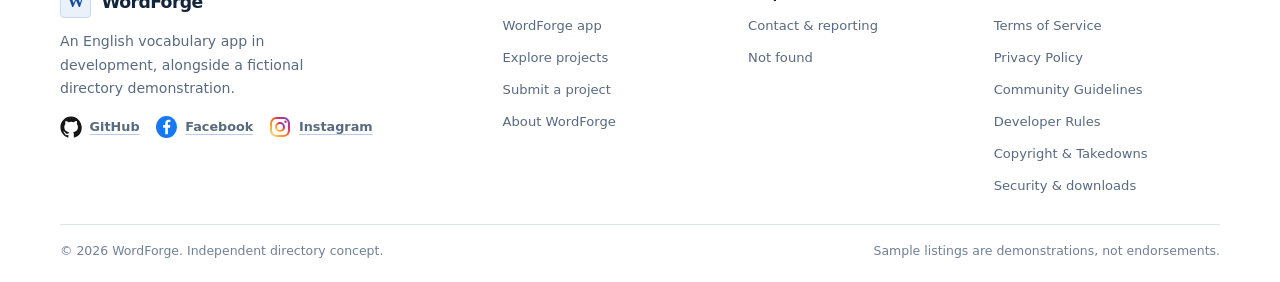
<file: developer-guidelines.html>
<!doctype html>
<html lang="en">
<head>
  <meta charset="utf-8"><meta name="viewport" content="width=device-width, initial-scale=1">
  <meta name="description" content="Developer rules for project ownership, accuracy, licensing, privacy, security, and removal.">
  <meta name="theme-color" content="#ffffff"><title>Developer Rules | WordForge</title>
  <link rel="stylesheet" href="assets/css/style.css"><script src="assets/js/main.js" defer></script>
</head>
<body>
  <a class="skip-link" href="#main">Skip to content</a><header class="site-header" data-site-header></header>
  <noscript><nav class="container" aria-label="Main navigation"><a href="index.html">Home</a> · <a href="explore.html">Explore</a> · <a href="submit.html">For developers</a></nav></noscript>
  <main id="main"><section class="page-hero"><div class="container"><span class="eyebrow">Developer Rules</span><h1>Good listings start with good information.</h1><p class="lead">These requirements apply if WordForge enables project submissions in the future. The current site has no live submission channel.</p></div></section>
    <section class="container content-narrow prose">
      <h2>Developer requirements</h2><ul>
        <li>Submit only projects you own or are authorized to represent and distribute.</li>
        <li>Respect copyright, trademarks, licenses, and attribution requirements, and provide ownership or authorization details when requested.</li>
        <li>Provide an accurate project name, description, publisher identity, version, supported platforms, and update information. Correct details when they change.</li>
        <li>Explain relevant permissions, data collection, sharing, storage, and privacy practices in clear language.</li>
        <li>Link to legitimate official project and download sources. Clearly distinguish official destinations from any third-party sources.</li>
        <li>Disclose known security risks, important technical requirements, and material limitations.</li>
        <li>Do not bundle unrelated software without clear advance disclosure and consent where required.</li>
        <li>Avoid deceptive advertising, fake reviews, exaggerated claims, and misleading download controls.</li>
        <li>Respond to legitimate copyright, privacy, accuracy, or safety reports through the configured owner contact channel.</li>
        <li>Keep listing information up to date or request removal when the project is no longer maintained or authorized.</li>
      </ul>
      <h2>Review and removal</h2><p>Submissions may be declined or removed if they are incomplete, misleading, unauthorized, unsafe, unlawful, or inconsistent with the <a href="guidelines.html">Community Guidelines</a>. Future reviews would be handled according to a human process; WordForge does not claim automated moderation or security scanning.</p>
      <h2>No endorsement or guarantee</h2><p>A listing does not constitute endorsement, certification, security verification, or a guarantee of safety, availability, or quality. Visitors should independently review a project's source, permissions, license, and download destination.</p>
      <h2>Submission status</h2><p>There is no live way to submit a project through this website. See <a href="submit.html">How submissions work</a> and do not treat this static demonstration as a functioning intake service.</p>
    </section></main><footer class="site-footer" data-site-footer></footer>
</body>
</html>
</file>
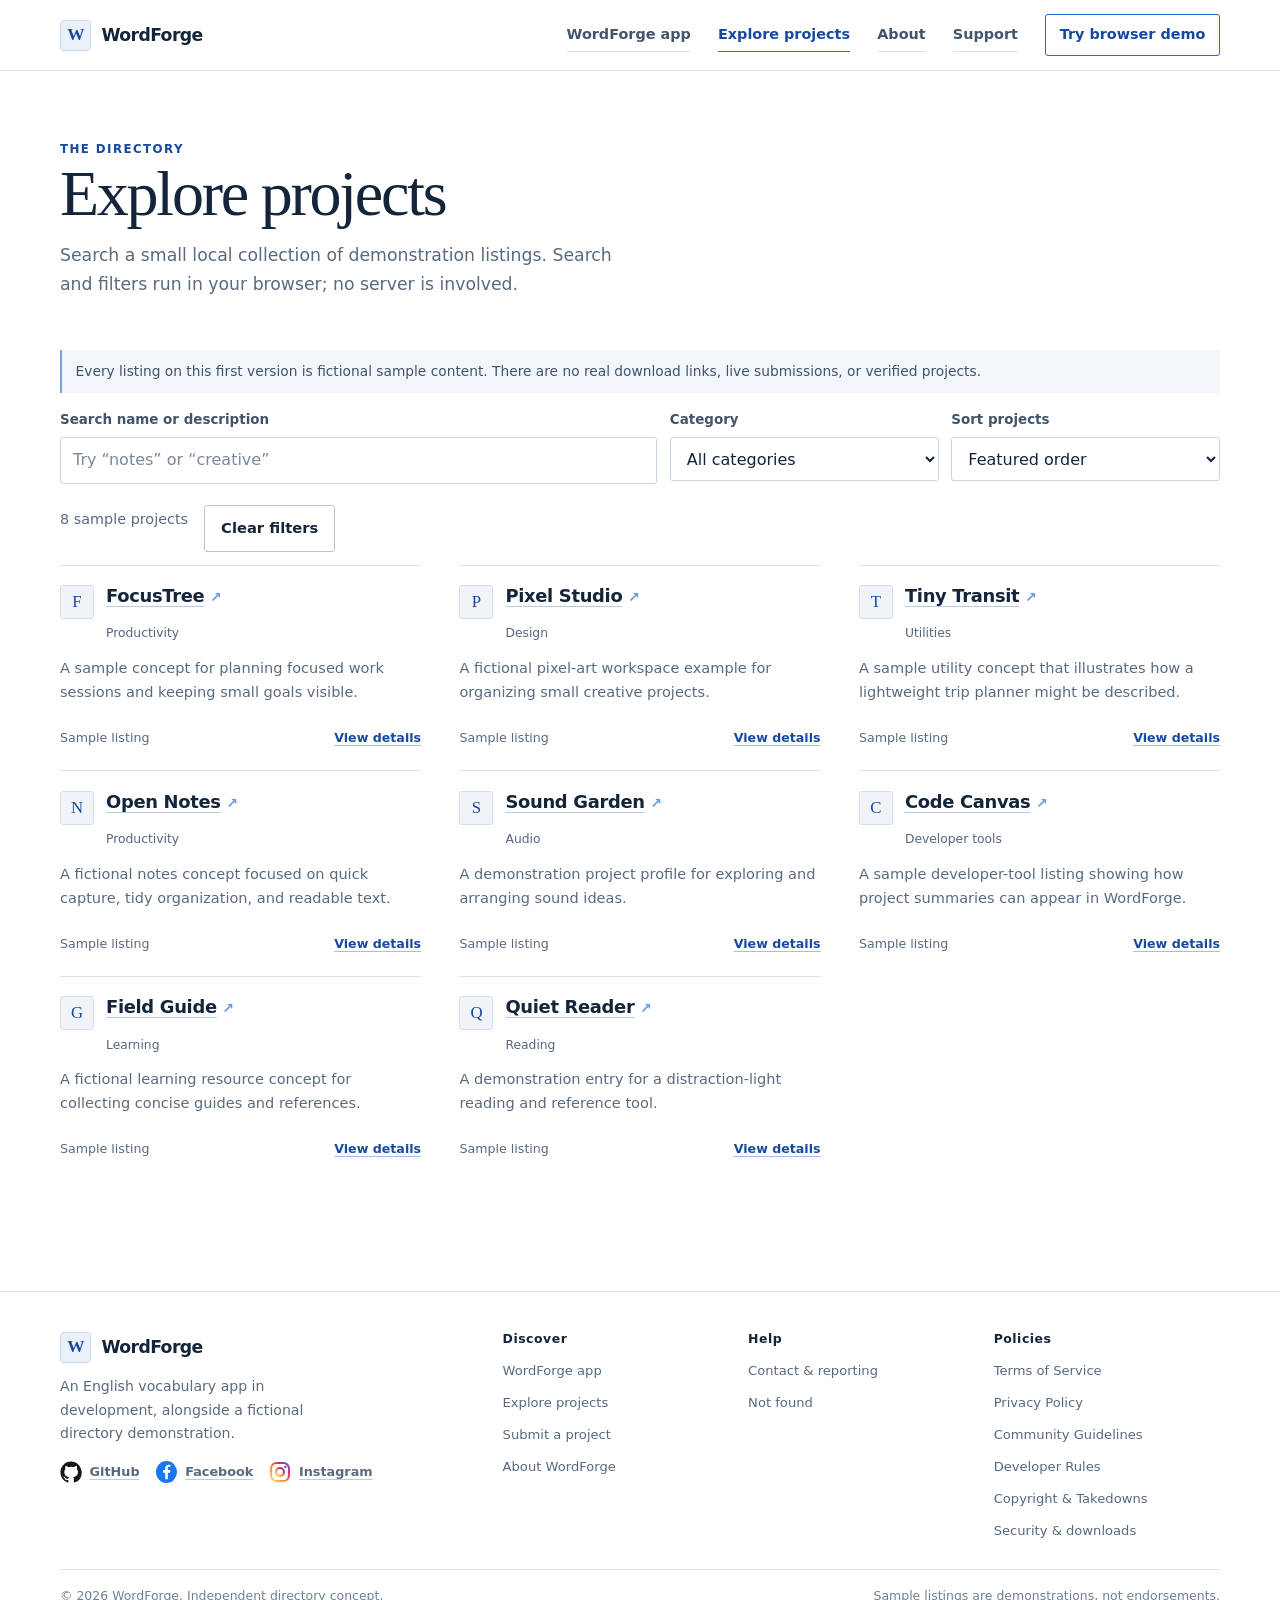
<file: explore.html>
<!doctype html>
<html lang="en">
<head>
  <meta charset="utf-8"><meta name="viewport" content="width=device-width, initial-scale=1">
  <meta name="description" content="Search and filter WordForge's sample directory of apps, tools, and digital projects.">
  <meta name="theme-color" content="#ffffff"><title>Explore projects | WordForge</title>
  <link rel="stylesheet" href="assets/css/style.css">
  <script src="assets/js/main.js" defer></script><script src="assets/js/apps.js" defer></script><script src="assets/js/directory.js" defer></script>
</head>
<body>
  <a class="skip-link" href="#main">Skip to content</a><header class="site-header" data-site-header></header>
  <noscript><nav class="container" aria-label="Main navigation"><a href="index.html">Home</a> · <a href="explore.html">Explore</a> · <a href="submit.html">For developers</a></nav></noscript>
  <main id="main">
    <section class="page-hero"><div class="container"><span class="eyebrow">The directory</span><h1>Explore projects</h1><p class="lead">Search a small local collection of demonstration listings. Search and filters run in your browser; no server is involved.</p></div></section>
    <section class="section" style="padding-top: 0"><div class="container">
      <p class="demo-note">Every listing on this first version is fictional sample content. There are no real download links, live submissions, or verified projects.</p>
      <div class="directory-controls" role="search">
        <div><label for="directory-search">Search name or description</label><input class="input" id="directory-search" type="search" maxlength="120" placeholder="Try “notes” or “creative”"></div>
        <div><label for="category-filter">Category</label><select class="select" id="category-filter"><option value="">All categories</option><option>Audio</option><option>Design</option><option>Developer tools</option><option>Learning</option><option>Productivity</option><option>Reading</option><option>Utilities</option></select></div>
        <div><label for="sort-order">Sort projects</label><select class="select" id="sort-order"><option value="featured">Featured order</option><option value="az">Name: A to Z</option></select></div>
      </div>
      <div style="display:flex;align-items:center;gap:1rem;margin-bottom:.8rem"><p class="result-count" data-result-count aria-live="polite"></p><button class="button button-secondary" type="button" data-reset-filters>Clear filters</button></div>
      <div class="card-grid" data-app-list aria-live="polite"></div>
      <div class="empty-state" data-empty-state hidden><h2>No matching projects</h2><p>Try another search or clear the filters to see all sample listings.</p></div>
    </div></section>
  </main><footer class="site-footer" data-site-footer></footer>
</body>
</html>
</file>
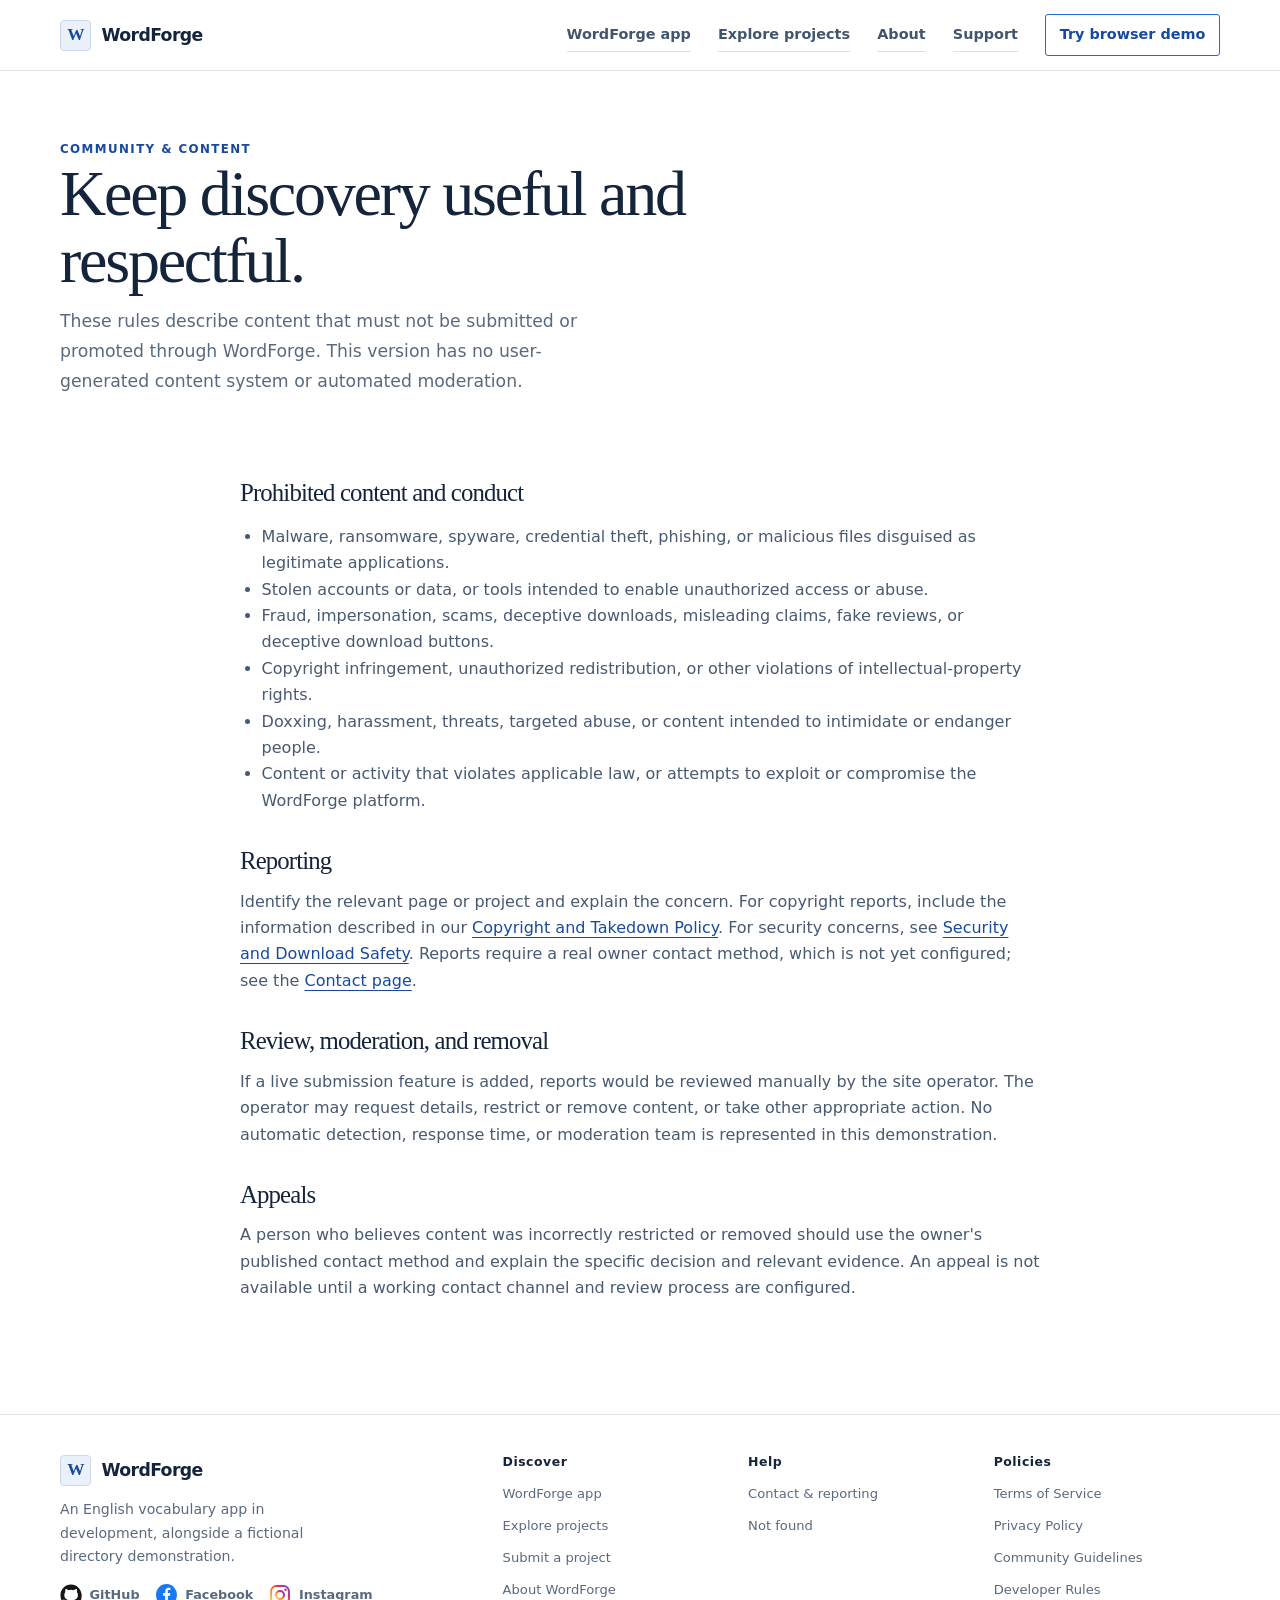
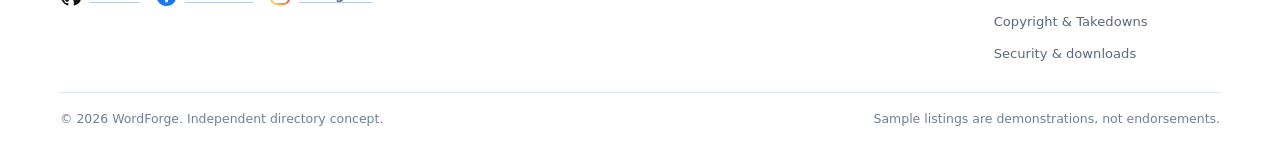
<file: guidelines.html>
<!doctype html>
<html lang="en">
<head>
  <meta charset="utf-8"><meta name="viewport" content="width=device-width, initial-scale=1">
  <meta name="description" content="Community and content rules for responsible participation in WordForge.">
  <meta name="theme-color" content="#ffffff"><title>Community Guidelines | WordForge</title>
  <link rel="stylesheet" href="assets/css/style.css"><script src="assets/js/main.js" defer></script>
</head>
<body>
  <a class="skip-link" href="#main">Skip to content</a><header class="site-header" data-site-header></header>
  <noscript><nav class="container" aria-label="Main navigation"><a href="index.html">Home</a> · <a href="explore.html">Explore</a> · <a href="submit.html">For developers</a></nav></noscript>
  <main id="main"><section class="page-hero"><div class="container"><span class="eyebrow">Community &amp; content</span><h1>Keep discovery useful and respectful.</h1><p class="lead">These rules describe content that must not be submitted or promoted through WordForge. This version has no user-generated content system or automated moderation.</p></div></section>
    <section class="container content-narrow prose">
      <h2>Prohibited content and conduct</h2><ul>
        <li>Malware, ransomware, spyware, credential theft, phishing, or malicious files disguised as legitimate applications.</li>
        <li>Stolen accounts or data, or tools intended to enable unauthorized access or abuse.</li>
        <li>Fraud, impersonation, scams, deceptive downloads, misleading claims, fake reviews, or deceptive download buttons.</li>
        <li>Copyright infringement, unauthorized redistribution, or other violations of intellectual-property rights.</li>
        <li>Doxxing, harassment, threats, targeted abuse, or content intended to intimidate or endanger people.</li>
        <li>Content or activity that violates applicable law, or attempts to exploit or compromise the WordForge platform.</li>
      </ul>
      <h2>Reporting</h2><p>Identify the relevant page or project and explain the concern. For copyright reports, include the information described in our <a href="copyright.html">Copyright and Takedown Policy</a>. For security concerns, see <a href="security.html">Security and Download Safety</a>. Reports require a real owner contact method, which is not yet configured; see the <a href="contact.html">Contact page</a>.</p>
      <h2>Review, moderation, and removal</h2><p>If a live submission feature is added, reports would be reviewed manually by the site operator. The operator may request details, restrict or remove content, or take other appropriate action. No automatic detection, response time, or moderation team is represented in this demonstration.</p>
      <h2>Appeals</h2><p>A person who believes content was incorrectly restricted or removed should use the owner's published contact method and explain the specific decision and relevant evidence. An appeal is not available until a working contact channel and review process are configured.</p>
    </section></main><footer class="site-footer" data-site-footer></footer>
</body>
</html>
</file>
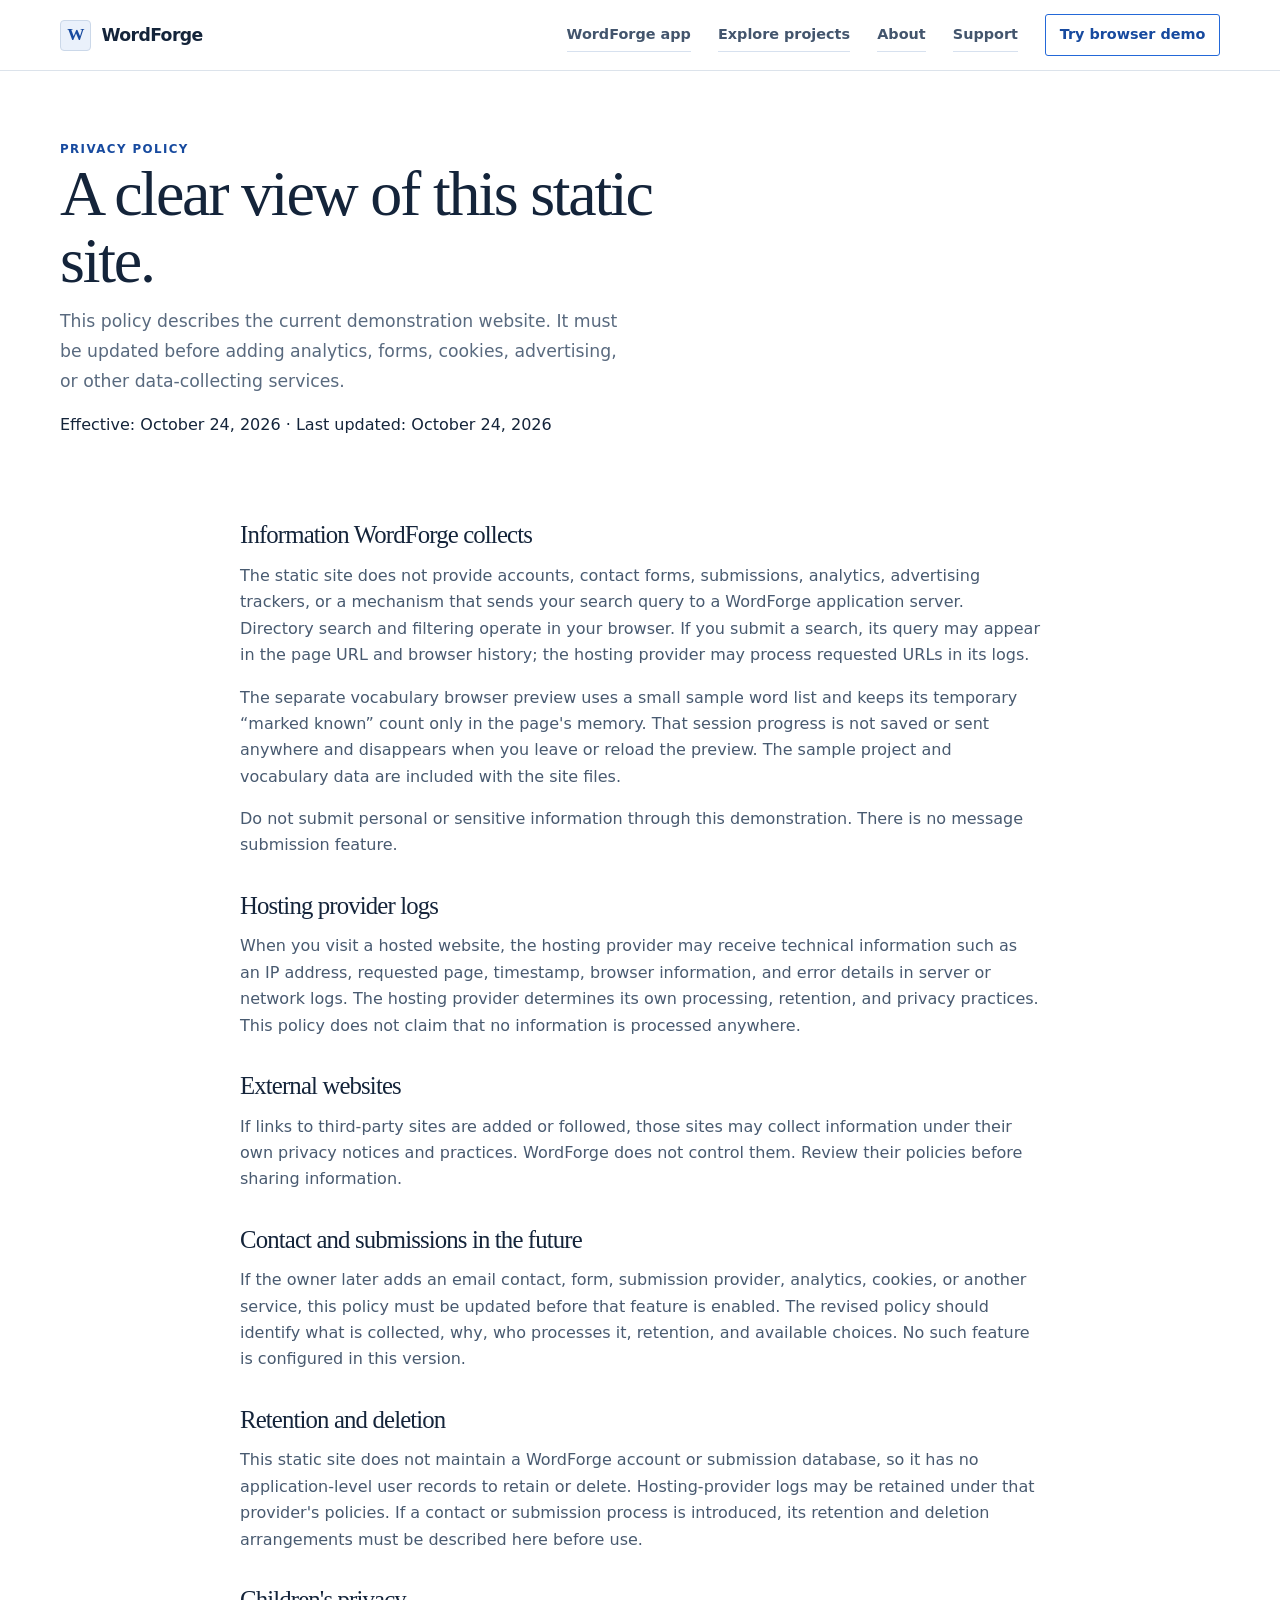
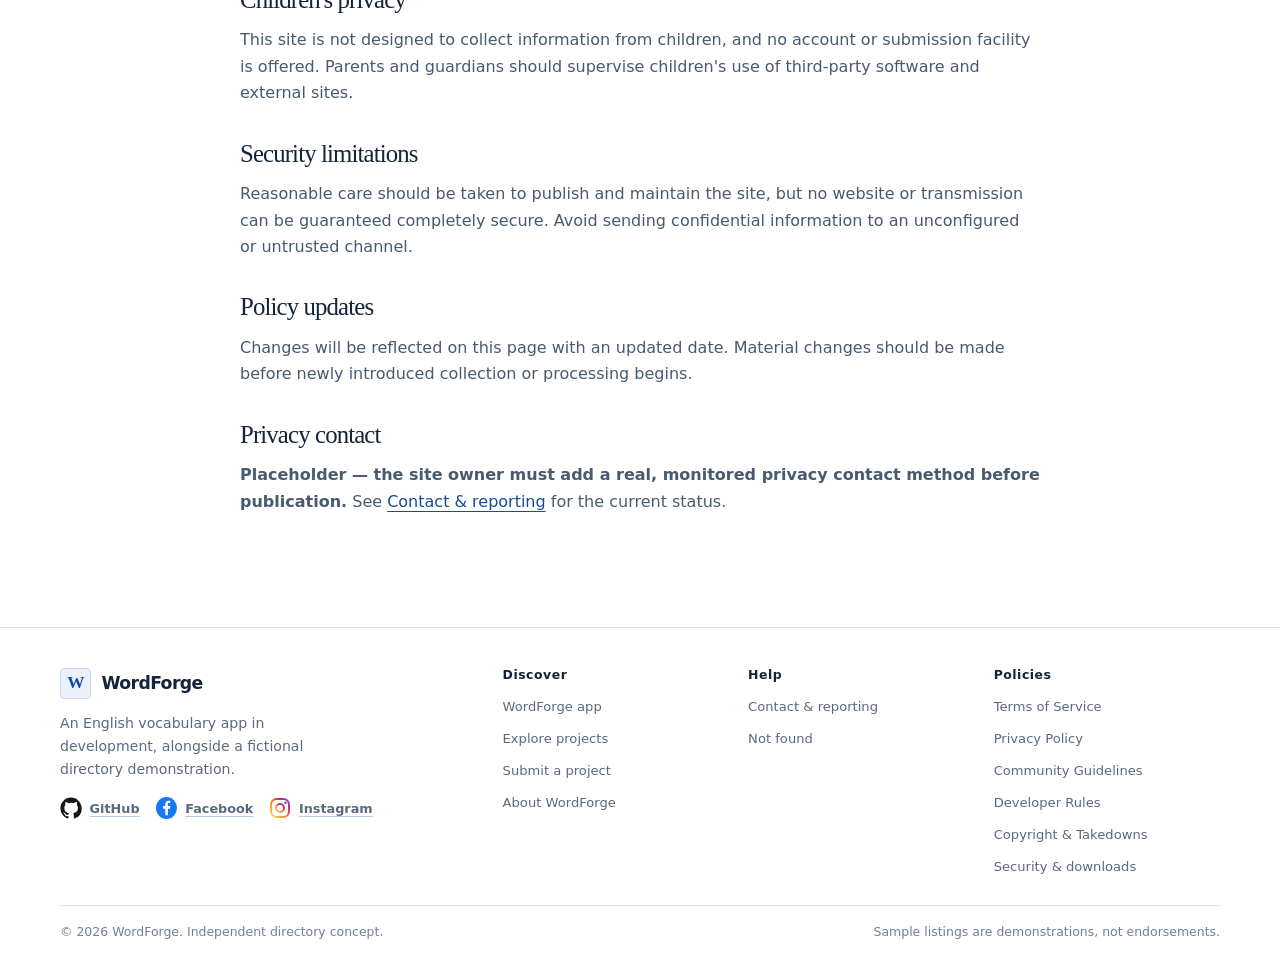
<file: privacy.html>
<!doctype html>
<html lang="en">
<head>
  <meta charset="utf-8"><meta name="viewport" content="width=device-width, initial-scale=1">
  <meta name="description" content="Privacy information for the WordForge static website demonstration.">
  <meta name="theme-color" content="#ffffff"><title>Privacy Policy | WordForge</title>
  <link rel="stylesheet" href="assets/css/style.css"><script src="assets/js/main.js" defer></script>
</head>
<body>
  <a class="skip-link" href="#main">Skip to content</a><header class="site-header" data-site-header></header>
  <noscript><nav class="container" aria-label="Main navigation"><a href="index.html">Home</a> · <a href="explore.html">Explore</a> · <a href="submit.html">For developers</a></nav></noscript>
  <main id="main"><section class="page-hero"><div class="container"><span class="eyebrow">Privacy Policy</span><h1>A clear view of this static site.</h1><p class="lead">This policy describes the current demonstration website. It must be updated before adding analytics, forms, cookies, advertising, or other data-collecting services.</p><p class="effective-date">Effective: October 24, 2026 · Last updated: October 24, 2026</p></div></section>
    <section class="container content-narrow prose">
      <h2>Information WordForge collects</h2><p>The static site does not provide accounts, contact forms, submissions, analytics, advertising trackers, or a mechanism that sends your search query to a WordForge application server. Directory search and filtering operate in your browser. If you submit a search, its query may appear in the page URL and browser history; the hosting provider may process requested URLs in its logs.</p><p>The separate vocabulary browser preview uses a small sample word list and keeps its temporary “marked known” count only in the page's memory. That session progress is not saved or sent anywhere and disappears when you leave or reload the preview. The sample project and vocabulary data are included with the site files.</p><p>Do not submit personal or sensitive information through this demonstration. There is no message submission feature.</p>
      <h2>Hosting provider logs</h2><p>When you visit a hosted website, the hosting provider may receive technical information such as an IP address, requested page, timestamp, browser information, and error details in server or network logs. The hosting provider determines its own processing, retention, and privacy practices. This policy does not claim that no information is processed anywhere.</p>
      <h2>External websites</h2><p>If links to third-party sites are added or followed, those sites may collect information under their own privacy notices and practices. WordForge does not control them. Review their policies before sharing information.</p>
      <h2>Contact and submissions in the future</h2><p>If the owner later adds an email contact, form, submission provider, analytics, cookies, or another service, this policy must be updated before that feature is enabled. The revised policy should identify what is collected, why, who processes it, retention, and available choices. No such feature is configured in this version.</p>
      <h2>Retention and deletion</h2><p>This static site does not maintain a WordForge account or submission database, so it has no application-level user records to retain or delete. Hosting-provider logs may be retained under that provider's policies. If a contact or submission process is introduced, its retention and deletion arrangements must be described here before use.</p>
      <h2>Children's privacy</h2><p>This site is not designed to collect information from children, and no account or submission facility is offered. Parents and guardians should supervise children's use of third-party software and external sites.</p>
      <h2>Security limitations</h2><p>Reasonable care should be taken to publish and maintain the site, but no website or transmission can be guaranteed completely secure. Avoid sending confidential information to an unconfigured or untrusted channel.</p>
      <h2>Policy updates</h2><p>Changes will be reflected on this page with an updated date. Material changes should be made before newly introduced collection or processing begins.</p>
      <h2>Privacy contact</h2><p><strong>Placeholder — the site owner must add a real, monitored privacy contact method before publication.</strong> See <a href="contact.html">Contact &amp; reporting</a> for the current status.</p>
    </section></main><footer class="site-footer" data-site-footer></footer>
</body>
</html>
</file>
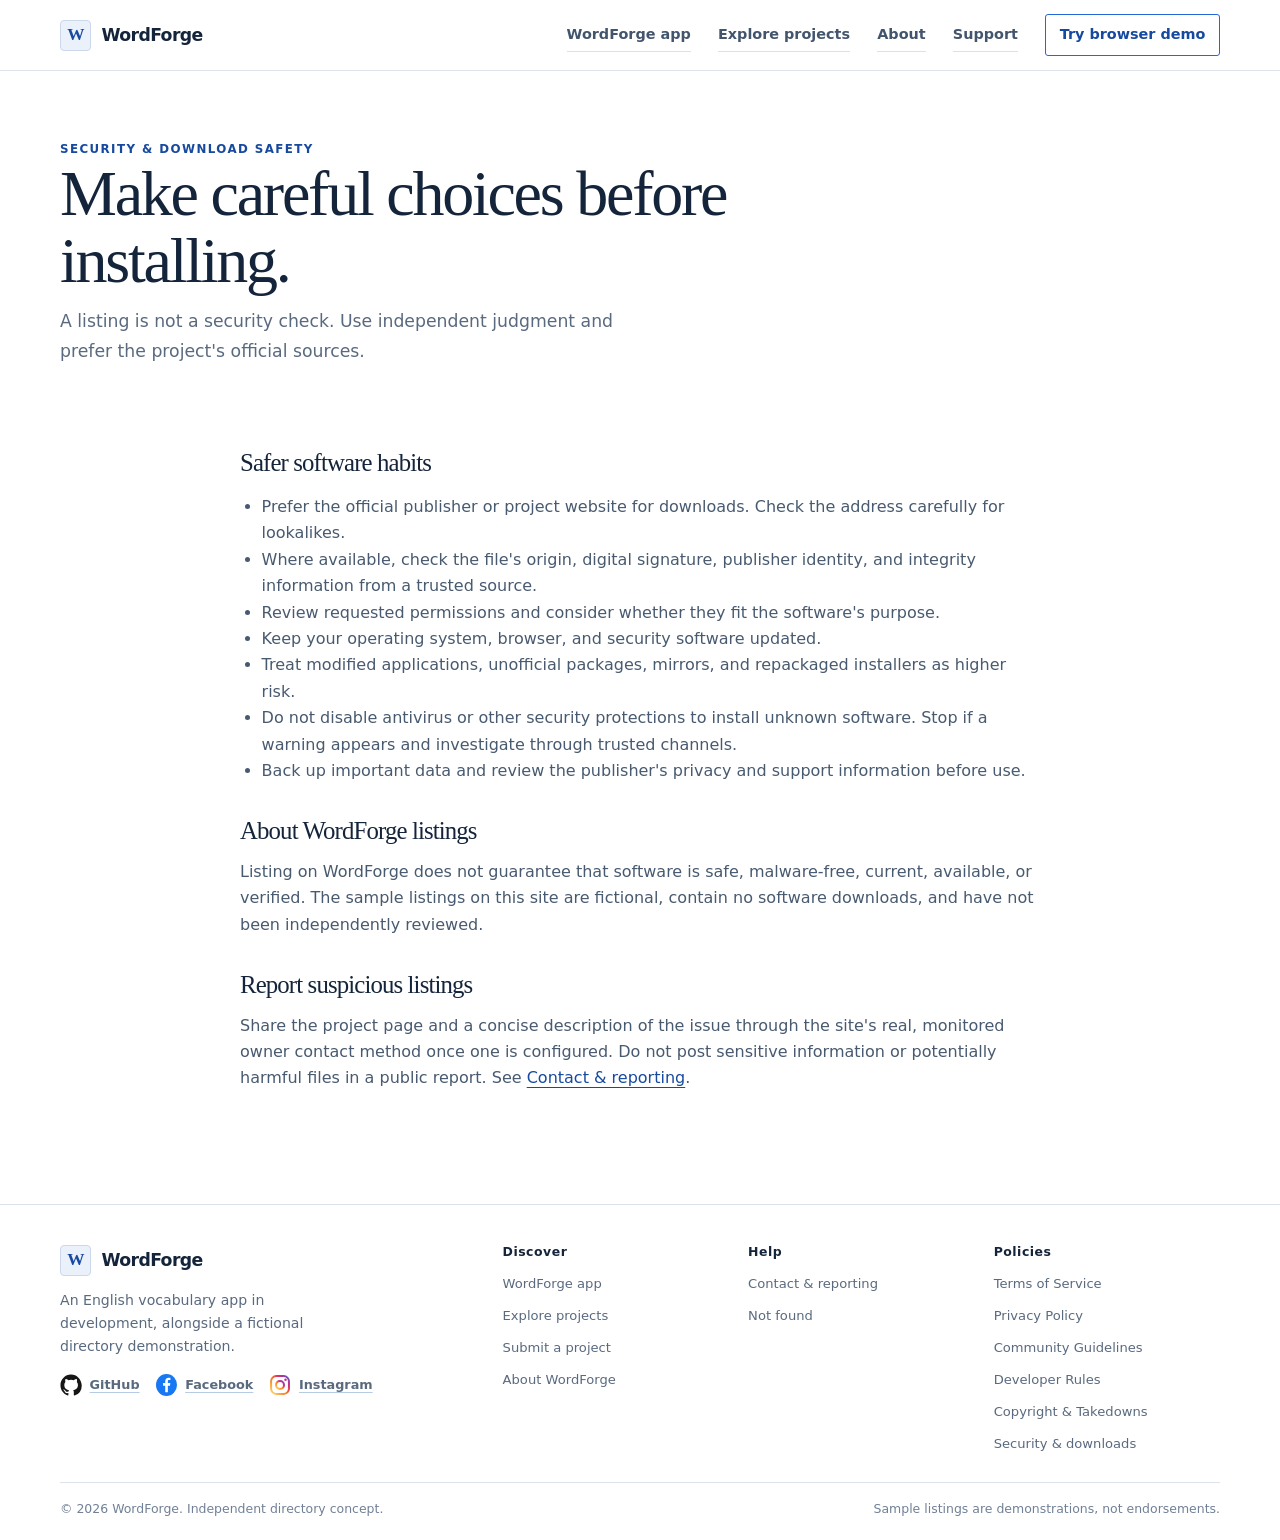
<file: security.html>
<!doctype html>
<html lang="en">
<head>
  <meta charset="utf-8"><meta name="viewport" content="width=device-width, initial-scale=1">
  <meta name="description" content="Practical security and download-safety guidance for exploring software and digital projects.">
  <meta name="theme-color" content="#ffffff"><title>Security &amp; Download Safety | WordForge</title>
  <link rel="stylesheet" href="assets/css/style.css"><script src="assets/js/main.js" defer></script>
</head>
<body>
  <a class="skip-link" href="#main">Skip to content</a><header class="site-header" data-site-header></header>
  <noscript><nav class="container" aria-label="Main navigation"><a href="index.html">Home</a> · <a href="explore.html">Explore</a> · <a href="submit.html">For developers</a></nav></noscript>
  <main id="main"><section class="page-hero"><div class="container"><span class="eyebrow">Security &amp; download safety</span><h1>Make careful choices before installing.</h1><p class="lead">A listing is not a security check. Use independent judgment and prefer the project's official sources.</p></div></section>
    <section class="container content-narrow prose">
      <h2>Safer software habits</h2><ul>
        <li>Prefer the official publisher or project website for downloads. Check the address carefully for lookalikes.</li>
        <li>Where available, check the file's origin, digital signature, publisher identity, and integrity information from a trusted source.</li>
        <li>Review requested permissions and consider whether they fit the software's purpose.</li>
        <li>Keep your operating system, browser, and security software updated.</li>
        <li>Treat modified applications, unofficial packages, mirrors, and repackaged installers as higher risk.</li>
        <li>Do not disable antivirus or other security protections to install unknown software. Stop if a warning appears and investigate through trusted channels.</li>
        <li>Back up important data and review the publisher's privacy and support information before use.</li>
      </ul>
      <h2>About WordForge listings</h2><p>Listing on WordForge does not guarantee that software is safe, malware-free, current, available, or verified. The sample listings on this site are fictional, contain no software downloads, and have not been independently reviewed.</p>
      <h2>Report suspicious listings</h2><p>Share the project page and a concise description of the issue through the site's real, monitored owner contact method once one is configured. Do not post sensitive information or potentially harmful files in a public report. See <a href="contact.html">Contact &amp; reporting</a>.</p>
    </section></main><footer class="site-footer" data-site-footer></footer>
</body>
</html>
</file>
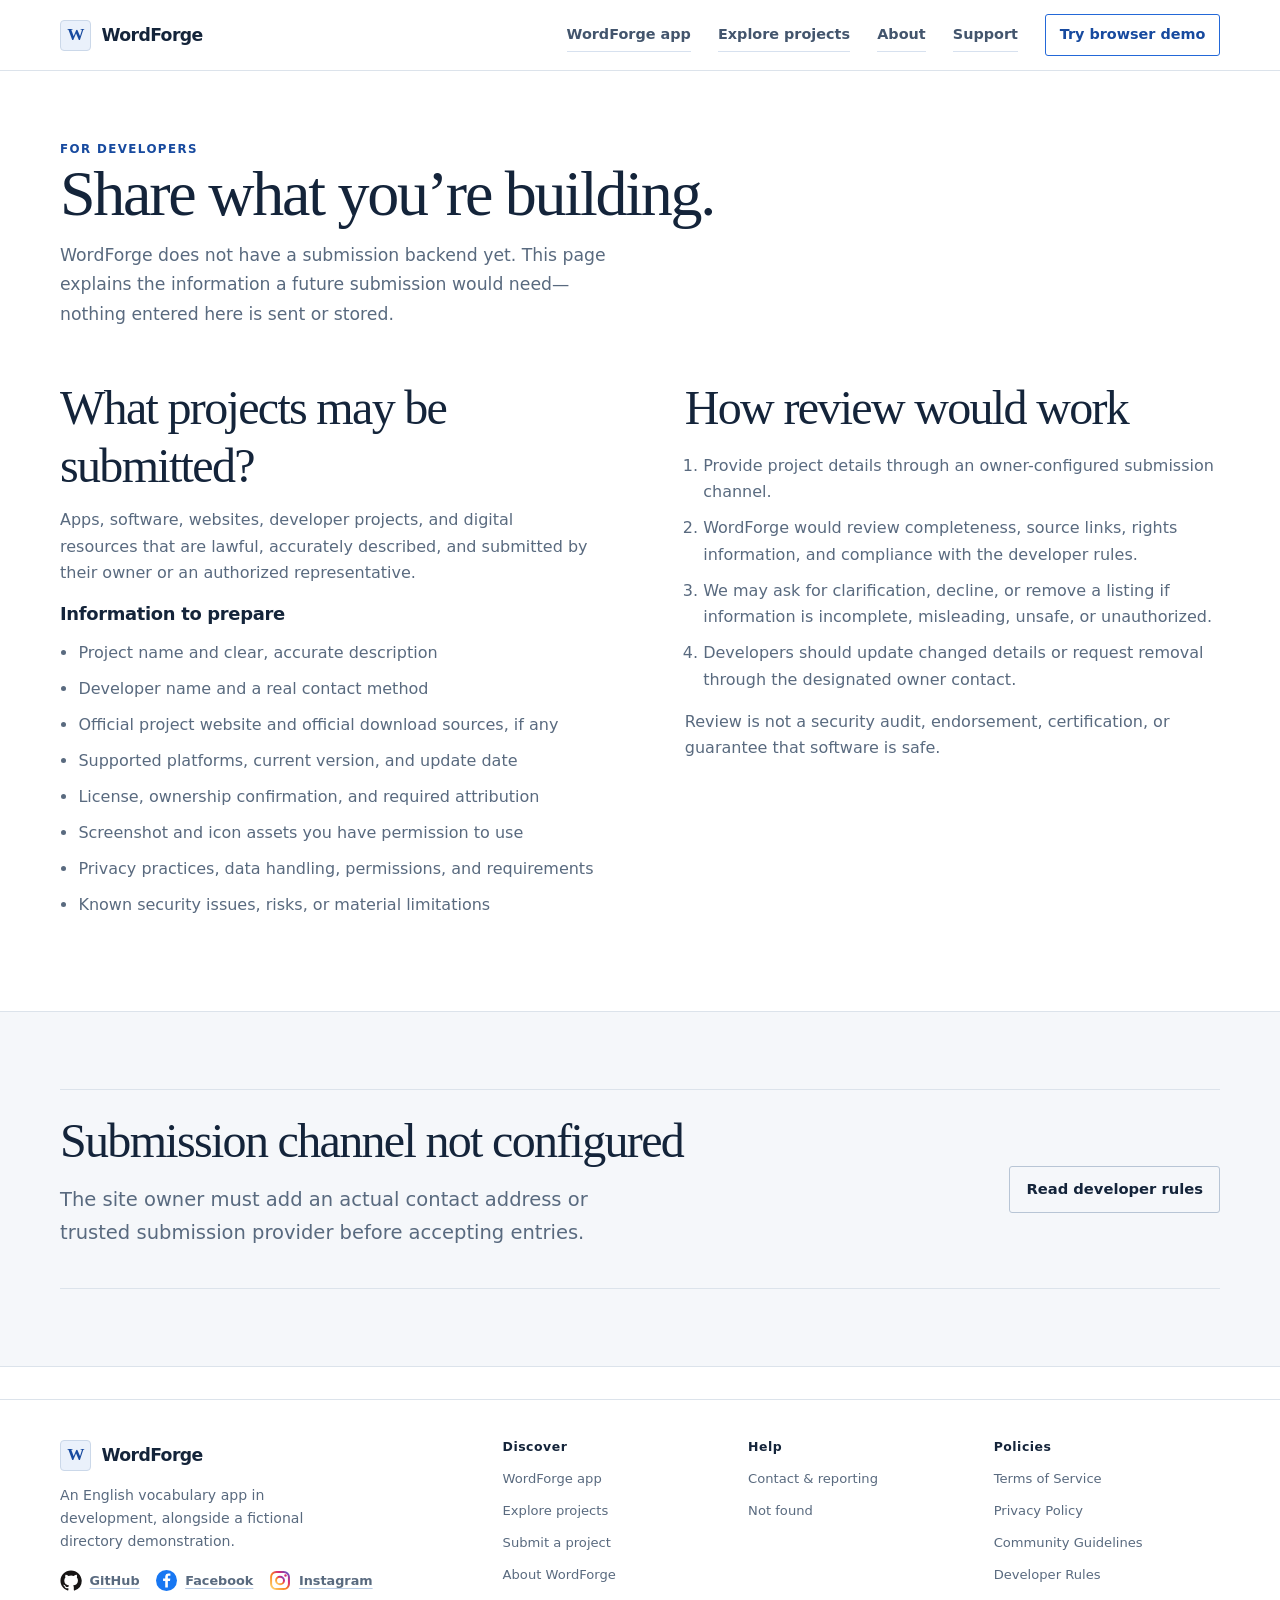
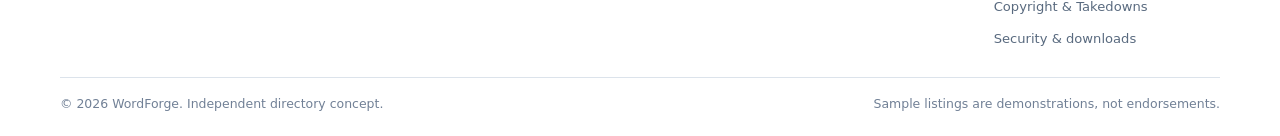
<file: submit.html>
<!doctype html>
<html lang="en">
<head>
  <meta charset="utf-8"><meta name="viewport" content="width=device-width, initial-scale=1">
  <meta name="description" content="Learn what a WordForge project submission should include and how review would work.">
  <meta name="theme-color" content="#ffffff"><title>Submit a project | WordForge</title>
  <link rel="stylesheet" href="assets/css/style.css"><script src="assets/js/main.js" defer></script>
</head>
<body>
  <a class="skip-link" href="#main">Skip to content</a><header class="site-header" data-site-header></header>
  <noscript><nav class="container" aria-label="Main navigation"><a href="index.html">Home</a> · <a href="explore.html">Explore</a> · <a href="submit.html">For developers</a></nav></noscript>
  <main id="main">
    <section class="page-hero"><div class="container"><span class="eyebrow">For developers</span><h1>Share what you’re building.</h1><p class="lead">WordForge does not have a submission backend yet. This page explains the information a future submission would need—nothing entered here is sent or stored.</p></div></section>
    <section class="section" style="padding-top:0"><div class="container split">
      <article class="panel"><h2>What projects may be submitted?</h2><p>Apps, software, websites, developer projects, and digital resources that are lawful, accurately described, and submitted by their owner or an authorized representative.</p><h3>Information to prepare</h3><ul class="check-list"><li>Project name and clear, accurate description</li><li>Developer name and a real contact method</li><li>Official project website and official download sources, if any</li><li>Supported platforms, current version, and update date</li><li>License, ownership confirmation, and required attribution</li><li>Screenshot and icon assets you have permission to use</li><li>Privacy practices, data handling, permissions, and requirements</li><li>Known security issues, risks, or material limitations</li></ul></article>
      <article class="panel"><h2>How review would work</h2><ol class="check-list"><li>Provide project details through an owner-configured submission channel.</li><li>WordForge would review completeness, source links, rights information, and compliance with the developer rules.</li><li>We may ask for clarification, decline, or remove a listing if information is incomplete, misleading, unsafe, or unauthorized.</li><li>Developers should update changed details or request removal through the designated owner contact.</li></ol><p>Review is not a security audit, endorsement, certification, or guarantee that software is safe.</p></article>
    </div></section>
    <section class="section section-soft"><div class="container callout"><div><h2>Submission channel not configured</h2><p class="lead">The site owner must add an actual contact address or trusted submission provider before accepting entries.</p></div><a class="button button-secondary" href="developer-guidelines.html">Read developer rules</a></div></section>
  </main><footer class="site-footer" data-site-footer></footer>
</body>
</html>
</file>
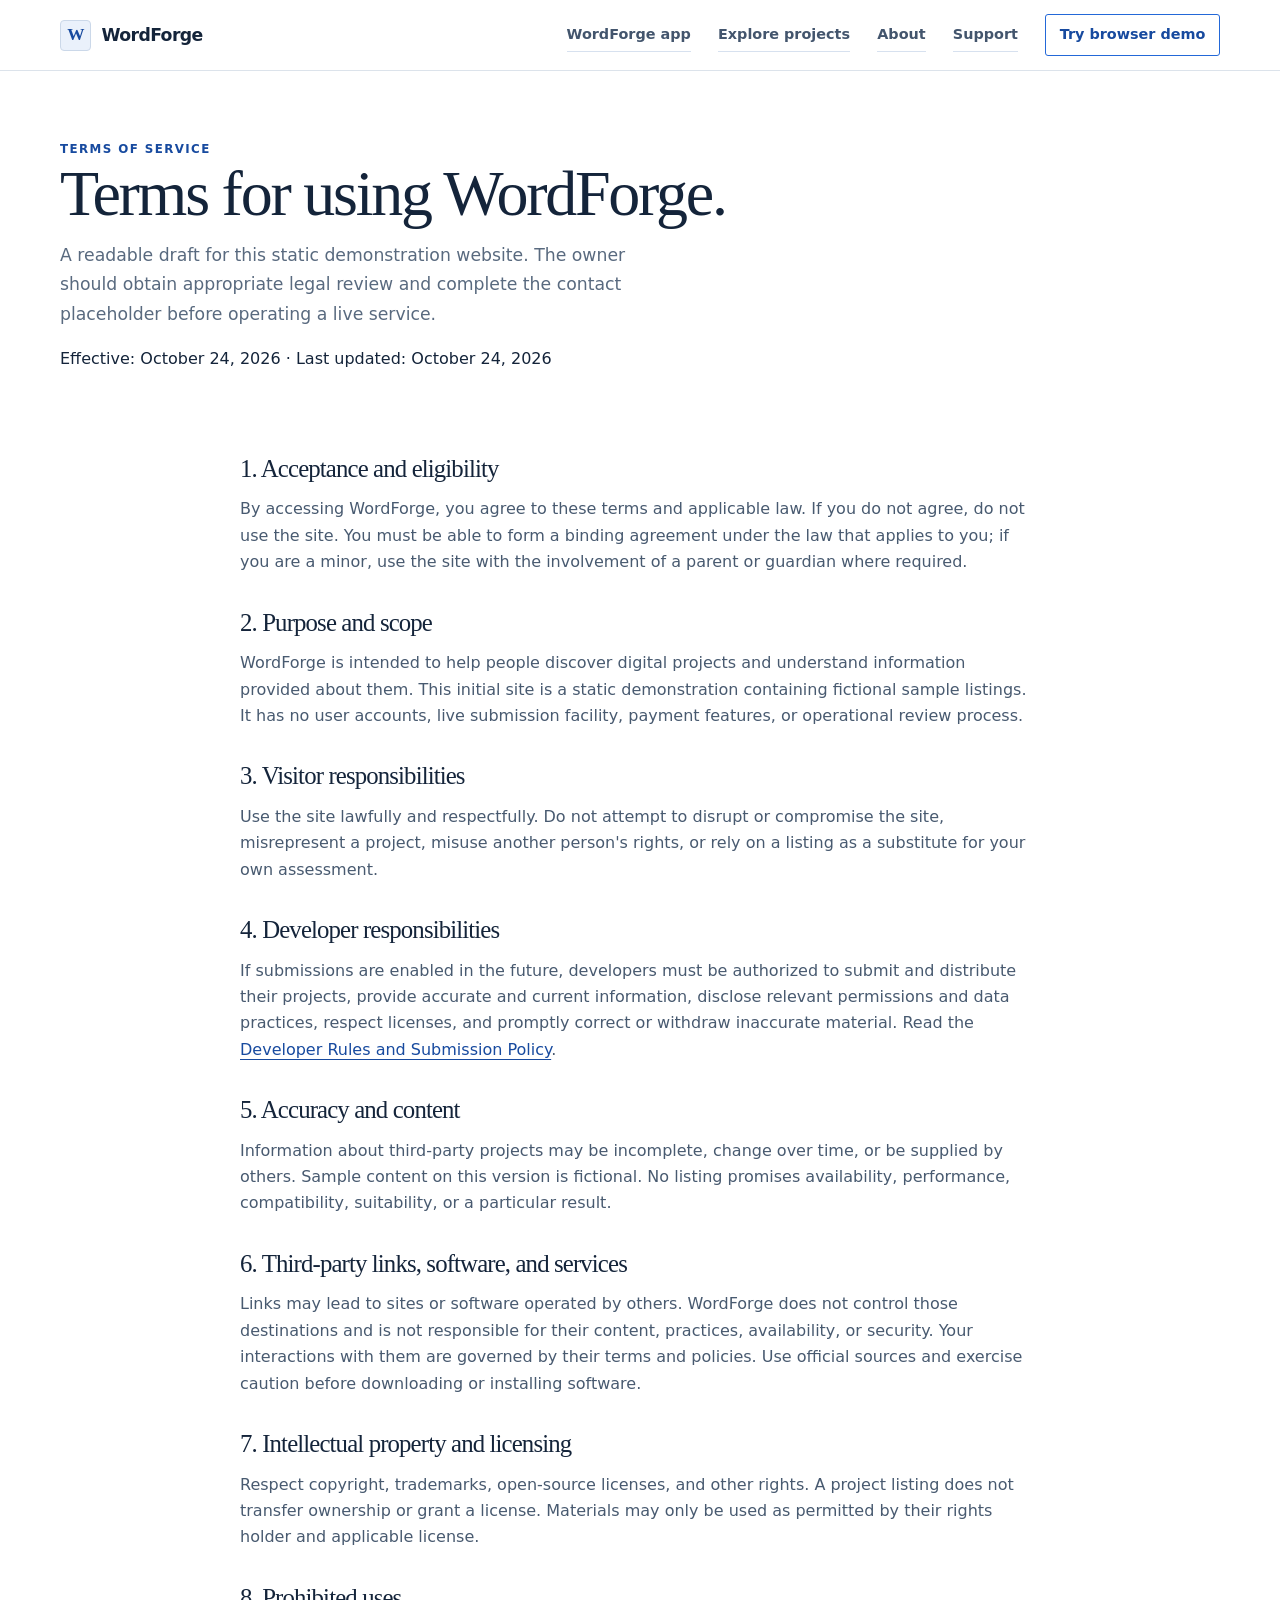
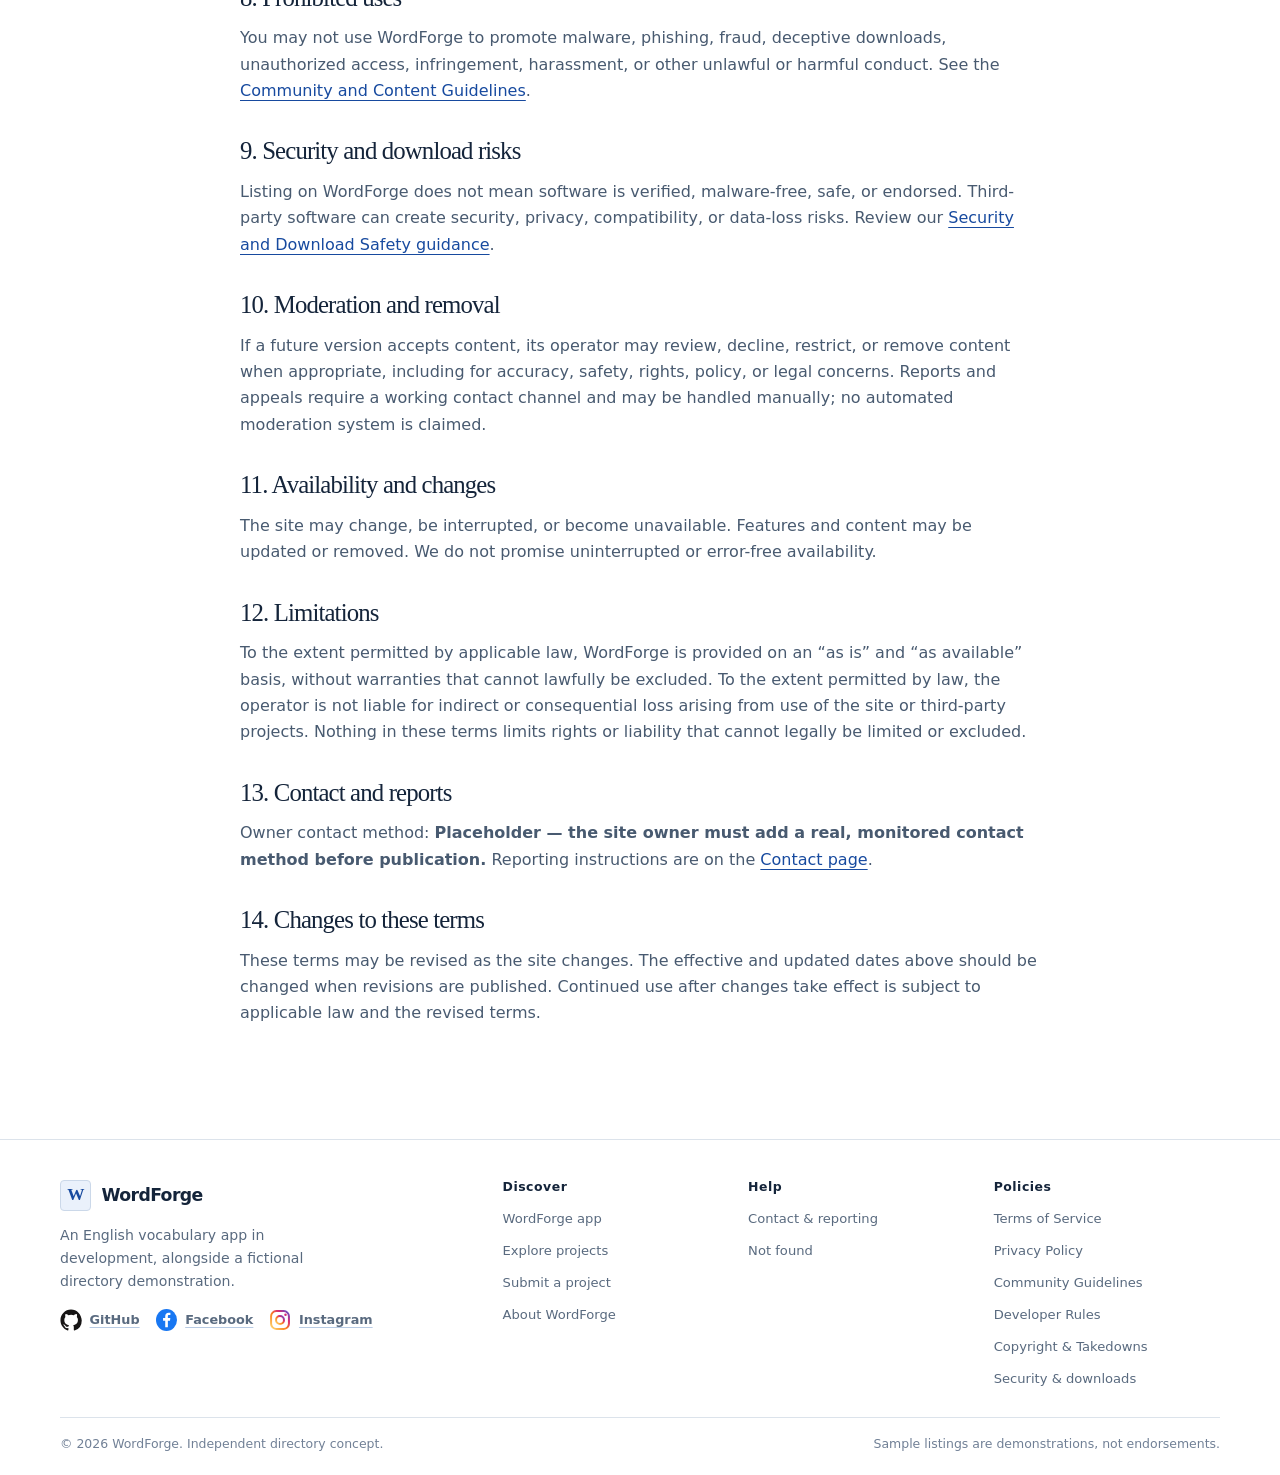
<file: terms.html>
<!doctype html>
<html lang="en">
<head>
  <meta charset="utf-8"><meta name="viewport" content="width=device-width, initial-scale=1">
  <meta name="description" content="Draft terms describing use of the WordForge static project directory.">
  <meta name="theme-color" content="#ffffff"><title>Terms of Service | WordForge</title>
  <link rel="stylesheet" href="assets/css/style.css"><script src="assets/js/main.js" defer></script>
</head>
<body>
  <a class="skip-link" href="#main">Skip to content</a><header class="site-header" data-site-header></header>
  <noscript><nav class="container" aria-label="Main navigation"><a href="index.html">Home</a> · <a href="explore.html">Explore</a> · <a href="submit.html">For developers</a></nav></noscript>
  <main id="main"><section class="page-hero"><div class="container"><span class="eyebrow">Terms of Service</span><h1>Terms for using WordForge.</h1><p class="lead">A readable draft for this static demonstration website. The owner should obtain appropriate legal review and complete the contact placeholder before operating a live service.</p><p class="effective-date">Effective: October 24, 2026 · Last updated: October 24, 2026</p></div></section>
    <section class="container content-narrow prose">
      <h2>1. Acceptance and eligibility</h2><p>By accessing WordForge, you agree to these terms and applicable law. If you do not agree, do not use the site. You must be able to form a binding agreement under the law that applies to you; if you are a minor, use the site with the involvement of a parent or guardian where required.</p>
      <h2>2. Purpose and scope</h2><p>WordForge is intended to help people discover digital projects and understand information provided about them. This initial site is a static demonstration containing fictional sample listings. It has no user accounts, live submission facility, payment features, or operational review process.</p>
      <h2>3. Visitor responsibilities</h2><p>Use the site lawfully and respectfully. Do not attempt to disrupt or compromise the site, misrepresent a project, misuse another person's rights, or rely on a listing as a substitute for your own assessment.</p>
      <h2>4. Developer responsibilities</h2><p>If submissions are enabled in the future, developers must be authorized to submit and distribute their projects, provide accurate and current information, disclose relevant permissions and data practices, respect licenses, and promptly correct or withdraw inaccurate material. Read the <a href="developer-guidelines.html">Developer Rules and Submission Policy</a>.</p>
      <h2>5. Accuracy and content</h2><p>Information about third-party projects may be incomplete, change over time, or be supplied by others. Sample content on this version is fictional. No listing promises availability, performance, compatibility, suitability, or a particular result.</p>
      <h2>6. Third-party links, software, and services</h2><p>Links may lead to sites or software operated by others. WordForge does not control those destinations and is not responsible for their content, practices, availability, or security. Your interactions with them are governed by their terms and policies. Use official sources and exercise caution before downloading or installing software.</p>
      <h2>7. Intellectual property and licensing</h2><p>Respect copyright, trademarks, open-source licenses, and other rights. A project listing does not transfer ownership or grant a license. Materials may only be used as permitted by their rights holder and applicable license.</p>
      <h2>8. Prohibited uses</h2><p>You may not use WordForge to promote malware, phishing, fraud, deceptive downloads, unauthorized access, infringement, harassment, or other unlawful or harmful conduct. See the <a href="guidelines.html">Community and Content Guidelines</a>.</p>
      <h2>9. Security and download risks</h2><p>Listing on WordForge does not mean software is verified, malware-free, safe, or endorsed. Third-party software can create security, privacy, compatibility, or data-loss risks. Review our <a href="security.html">Security and Download Safety guidance</a>.</p>
      <h2>10. Moderation and removal</h2><p>If a future version accepts content, its operator may review, decline, restrict, or remove content when appropriate, including for accuracy, safety, rights, policy, or legal concerns. Reports and appeals require a working contact channel and may be handled manually; no automated moderation system is claimed.</p>
      <h2>11. Availability and changes</h2><p>The site may change, be interrupted, or become unavailable. Features and content may be updated or removed. We do not promise uninterrupted or error-free availability.</p>
      <h2>12. Limitations</h2><p>To the extent permitted by applicable law, WordForge is provided on an “as is” and “as available” basis, without warranties that cannot lawfully be excluded. To the extent permitted by law, the operator is not liable for indirect or consequential loss arising from use of the site or third-party projects. Nothing in these terms limits rights or liability that cannot legally be limited or excluded.</p>
      <h2>13. Contact and reports</h2><p>Owner contact method: <strong>Placeholder — the site owner must add a real, monitored contact method before publication.</strong> Reporting instructions are on the <a href="contact.html">Contact page</a>.</p>
      <h2>14. Changes to these terms</h2><p>These terms may be revised as the site changes. The effective and updated dates above should be changed when revisions are published. Continued use after changes take effect is subject to applicable law and the revised terms.</p>
    </section></main><footer class="site-footer" data-site-footer></footer>
</body>
</html>
</file>
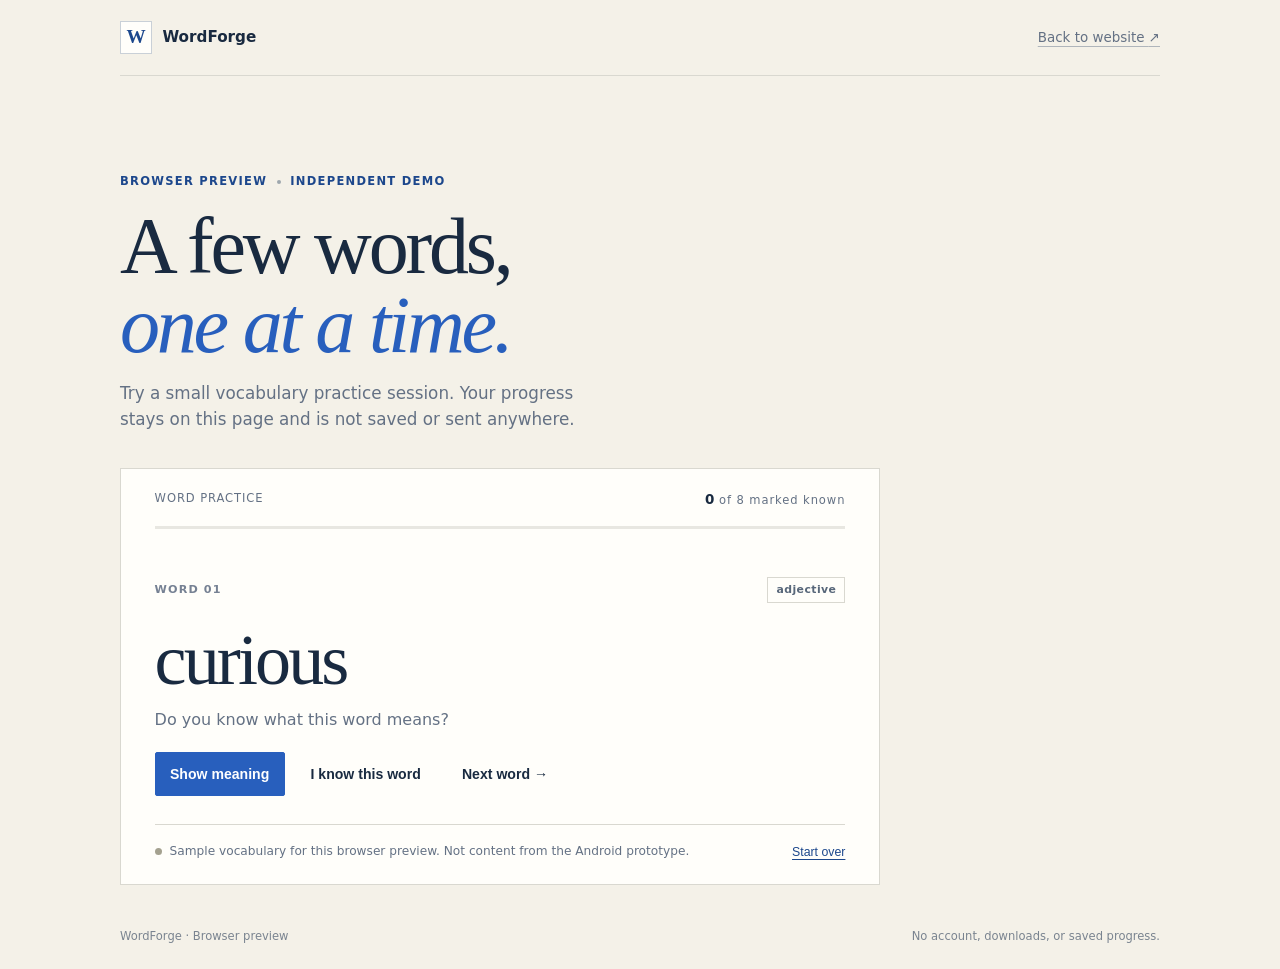
<file: wordforge-preview.html>
<!doctype html>
<html lang="en">
<head>
  <meta charset="utf-8">
  <meta name="viewport" content="width=device-width, initial-scale=1">
  <meta name="description" content="Try an independent browser-based WordForge vocabulary practice preview.">
  <meta name="theme-color" content="#f4f1e8">
  <title>WordForge | Vocabulary preview</title>
  <link rel="stylesheet" href="assets/css/practice.css">
  <script src="assets/js/practice.js" defer></script>
</head>
<body>
  <main class="practice-shell">
    <header class="practice-header">
      <a class="practice-brand" href="index.html" aria-label="Back to WordForge website">
        <span class="practice-brand-mark" aria-hidden="true">W</span>
        <span>WordForge</span>
      </a>
      <a class="back-link" href="index.html">Back to website <span aria-hidden="true">↗</span></a>
    </header>

    <section class="practice-intro" aria-labelledby="practice-title">
      <p class="eyebrow">Browser preview <span></span> Independent demo</p>
      <h1 id="practice-title">A few words,<br><em>one at a time.</em></h1>
      <p class="intro-copy">Try a small vocabulary practice session. Your progress stays on this page and is not saved or sent anywhere.</p>
    </section>

    <section class="practice-area" aria-label="Vocabulary practice">
      <div class="session-bar">
        <span>WORD PRACTICE</span>
        <span><strong data-known-count>0</strong> of <span data-total-count>0</span> marked known</span>
      </div>
      <div class="progress-track" role="progressbar" aria-label="Words marked known" aria-valuemin="0" aria-valuemax="8" aria-valuenow="0">
        <span data-progress></span>
      </div>

      <article class="word-card" aria-live="polite">
        <div class="word-card-top">
          <span data-word-number>WORD 01</span>
          <span class="part-of-speech" data-part-of-speech></span>
        </div>
        <h2 data-word></h2>
        <p class="word-prompt" data-prompt>Do you know what this word means?</p>
        <div class="word-answer" data-answer hidden>
          <p data-definition></p>
          <p class="example-line"><span>IN A SENTENCE</span><br><i data-example></i></p>
        </div>
        <div class="card-actions">
          <button class="action-button action-primary" type="button" data-reveal>Show meaning</button>
          <button class="action-button action-quiet" type="button" data-know>I know this word</button>
          <button class="action-button action-quiet" type="button" data-next>Next word <span aria-hidden="true">→</span></button>
        </div>
      </article>

      <div class="session-footer">
        <p><span class="session-dot" aria-hidden="true"></span> Sample vocabulary for this browser preview. Not content from the Android prototype.</p>
        <button class="restart-button" type="button" data-restart>Start over</button>
      </div>
    </section>

    <footer class="practice-footer">
      <span>WordForge · Browser preview</span>
      <span>No account, downloads, or saved progress.</span>
    </footer>
  </main>
</body>
</html>
</file>
<file: assets/css/style.css>
:root {
  color-scheme: light;
  --paper: #fff;
  --paper-soft: #f5f7fa;
  --ink: #14243a;
  --muted: #596a7f;
  --line: #dce3eb;
  --blue: #2368d8;
  --blue-dark: #174a9f;
  --blue-pale: #eaf1fb;
  --cyan: #4b9cae;
  --radius: 5px;
  --content: 1160px;
}

* { box-sizing: border-box; }
html { scroll-behavior: smooth; }
body {
  margin: 0;
  background: var(--paper);
  color: var(--ink);
  font: 16px/1.65 system-ui, -apple-system, BlinkMacSystemFont, "Segoe UI", sans-serif;
  -webkit-font-smoothing: antialiased;
}
a {
  color: var(--blue-dark);
  cursor: pointer;
  text-decoration-thickness: 1px;
  text-underline-offset: 4px;
}
a:hover { color: var(--blue); text-decoration-thickness: 2px; }
button, input, select { font: inherit; }
button, a, input, select { -webkit-tap-highlight-color: transparent; }
:focus-visible { outline: 3px solid #69a5ff; outline-offset: 3px; }
img, svg { max-width: 100%; }
.skip-link {
  position: absolute;
  z-index: 10;
  top: -5rem;
  left: 1rem;
  padding: .7rem 1rem;
  background: var(--ink);
  color: #fff;
}
.skip-link:focus { top: 1rem; }
.container { width: min(var(--content), calc(100% - 3rem)); margin-inline: auto; }

.site-header {
  position: sticky;
  z-index: 5;
  top: 0;
  border-bottom: 1px solid var(--line);
  background: rgb(255 255 255 / 97%);
}
.header-inner { display: flex; min-height: 70px; align-items: center; justify-content: space-between; gap: 1.5rem; }
.brand { display: inline-flex; align-items: center; gap: .65rem; color: var(--ink); font-size: 1.08rem; font-weight: 720; letter-spacing: -.035em; text-decoration: none; }
.brand-mark {
  display: grid;
  width: 31px;
  aspect-ratio: 1;
  place-items: center;
  border: 1px solid #cbd8e9;
  border-radius: 4px;
  background: var(--blue-pale);
  color: var(--blue-dark);
  font-family: Georgia, "Times New Roman", serif;
  font-size: 1.08rem;
}
.primary-nav { display: flex; align-items: center; gap: 1.7rem; }
.primary-nav a { position: relative; color: #43556d; font-size: .9rem; font-weight: 560; text-decoration: none; }
.primary-nav a:not(.nav-cta)::after { position: absolute; right: 0; bottom: -.35rem; left: 0; height: 1px; transform: scaleX(1); transform-origin: left; background: #d7e1ef; content: ""; transition: background-color .16s ease; }
.primary-nav a:not(.nav-cta):hover::after, .primary-nav a[aria-current="page"]::after { background: var(--blue); }
.primary-nav a:hover, .primary-nav a[aria-current="page"] { color: var(--blue-dark); }
.primary-nav .nav-cta { padding: .52rem .85rem; border: 1px solid var(--blue); border-radius: 3px; color: var(--blue-dark); }
.primary-nav .nav-cta:hover { background: var(--blue-pale); }
.menu-toggle { display: none; padding: .55rem .75rem; border: 1px solid var(--line); border-radius: 3px; background: #fff; color: var(--ink); }

main { min-height: 65vh; }
.hero { padding: clamp(3.8rem, 7vw, 6.3rem) 0 clamp(3.2rem, 5.5vw, 5rem); }
.hero-grid { display: grid; grid-template-columns: minmax(0, 1.08fr) minmax(320px, .82fr); align-items: center; gap: clamp(3rem, 7vw, 7rem); }
.eyebrow { display: inline-flex; align-items: center; color: var(--blue-dark); font-size: .74rem; font-weight: 700; letter-spacing: .12em; text-transform: uppercase; }
h1, h2, h3 { margin: 0 0 .8rem; line-height: 1.2; }
h1, h2 { font-family: Georgia, "Times New Roman", serif; font-weight: 500; letter-spacing: -.035em; }
h1 { max-width: 680px; font-size: clamp(3rem, 6.1vw, 5.4rem); line-height: 1.04; }
h2 { font-size: clamp(2rem, 3.8vw, 3rem); }
h3 { font-size: 1.12rem; font-weight: 670; letter-spacing: -.018em; }
p { margin: 0 0 1rem; }
.lead { max-width: 570px; color: var(--muted); font-size: clamp(1.08rem, 1.7vw, 1.22rem); line-height: 1.72; }
.gradient-text { color: var(--blue); }
.hero-actions { display: flex; flex-wrap: wrap; align-items: center; gap: .75rem; margin: 1.65rem 0 .8rem; }
.button {
  display: inline-flex;
  min-height: 45px;
  align-items: center;
  justify-content: center;
  gap: .5rem;
  padding: .65rem 1rem;
  border: 1px solid var(--blue);
  border-radius: 3px;
  background: var(--blue);
  color: #fff;
  font-size: .92rem;
  font-weight: 650;
  text-decoration: none;
  transition: background-color .16s ease, border-color .16s ease;
}
.button:hover { border-color: var(--blue-dark); background: var(--blue-dark); color: #fff; }
.button-secondary { border-color: #b8c5d5; background: transparent; color: var(--ink); }
.button-secondary:hover { border-color: var(--blue); background: var(--blue-pale); color: var(--blue-dark); }
.button:disabled, .button:disabled:hover { border-color: var(--line); background: #edf0f4; color: #718096; cursor: not-allowed; }
.hero-status { color: var(--muted); font-size: .83rem; }
.hero-search { display: flex; max-width: 545px; gap: .5rem; margin-top: 1.75rem; }
.hero-search input { min-width: 0; flex: 1; }
.input, .select { width: 100%; min-height: 44px; padding: .58rem .75rem; border: 1px solid #cbd5e0; border-radius: 3px; background: #fff; color: var(--ink); }
.input::placeholder { color: #7a8899; }

.hero-art {
  position: relative;
  margin: 0;
}
.hero-art img {
  display: block;
  width: 100%;
  height: clamp(310px, 36vw, 440px);
  object-fit: cover;
  object-position: center 48%;
}
.hero-art figcaption, .learning-photo figcaption {
  padding-top: .55rem;
  color: #68778a;
  font-size: .75rem;
  line-height: 1.5;
}
.hero-art figcaption a, .learning-photo figcaption a { color: #526987; }

.section { padding: clamp(3.4rem, 6vw, 5.5rem) 0; }
.section-soft { border-block: 1px solid var(--line); background: var(--paper-soft); }
.section-heading { display: flex; align-items: end; justify-content: space-between; gap: 2rem; margin-bottom: 1.7rem; }
.section-heading p { max-width: 510px; margin: 0; color: var(--muted); }
.card-grid { display: grid; grid-template-columns: repeat(3, minmax(0, 1fr)); gap: 0 clamp(1.2rem, 3vw, 2.5rem); }
.project-list { margin-top: 1rem; }
.project-card { display: flex; min-width: 0; flex-direction: column; padding: 1.2rem 0 1.35rem; border-top: 1px solid var(--line); }
.project-card:hover { border-color: #8aabda; }
.project-card:focus-within { border-color: var(--blue); }
.project-card p { color: var(--muted); font-size: .91rem; }
.project-card h3 a { color: var(--ink); text-decoration: underline; text-decoration-color: #b8cbe4; text-decoration-thickness: 1px; text-underline-offset: 4px; transition: color .16s ease, text-decoration-color .16s ease; }
.project-card h3 a::after { display: inline-block; margin-left: .35rem; color: var(--blue); content: "↗"; font-family: system-ui, sans-serif; font-size: .78em; opacity: .68; transition: opacity .16s ease; }
.project-card h3 a:hover, .project-card h3 a:focus-visible { color: var(--blue-dark); text-decoration-color: currentColor; }
.project-card h3 a:hover::after, .project-card h3 a:focus-visible::after { opacity: 1; }
.card-top { display: flex; align-items: flex-start; gap: .75rem; margin-bottom: .65rem; }
.app-icon { display: grid; width: 34px; height: 34px; flex: 0 0 auto; place-items: center; border: 1px solid #d5dfec; border-radius: 3px; background: #f0f4f9; color: var(--blue-dark); font-family: Georgia, "Times New Roman", serif; font-size: 1.05rem; }
.card-meta { display: flex; flex-wrap: wrap; align-items: center; justify-content: space-between; gap: .45rem; margin-top: auto; padding-top: .5rem; color: var(--muted); font-size: .79rem; }
.card-meta a { font-weight: 620; text-decoration: underline; text-decoration-color: #a7bfdf; text-underline-offset: 3px; }
.card-meta a:hover { text-decoration-thickness: 2px; }
.tag { display: inline-flex; color: #536780; font-size: .77rem; }
.demo-note { padding: .65rem .85rem; border-left: 2px solid #7ca3dd; background: #f2f6fb; color: #40536c; font-size: .86rem; }

.app-intro { border-bottom: 1px solid var(--line); }
.app-facts-grid { display: grid; grid-template-columns: minmax(190px, .7fr) minmax(0, 1.5fr); column-gap: clamp(2rem, 7vw, 7rem); }
.app-intro-heading p { max-width: 290px; color: var(--muted); }
.app-fact { display: grid; grid-template-columns: 42px minmax(170px, .75fr) minmax(0, 1.25fr); align-items: baseline; gap: 1rem; padding: 1.25rem 0; border-top: 1px solid var(--line); }
.app-fact-index { color: var(--blue); font-size: .75rem; font-weight: 700; letter-spacing: .08em; }
.app-fact h3 { margin: 0; font-size: 1rem; }
.app-fact p, .app-availability p { margin: 0; color: var(--muted); font-size: .91rem; }
.app-availability { display: flex; align-items: center; justify-content: space-between; gap: 2rem; margin: 1.5rem 0 0 auto; padding: 1.15rem 0 0; border-top: 1px solid var(--line); }
.app-availability h3 { margin: .3rem 0; font-family: Georgia, "Times New Roman", serif; font-size: 1.45rem; font-weight: 500; }
.app-availability > div { max-width: 730px; }
.availability-actions { display: grid; justify-items: start; gap: .8rem; }
.availability-status { display: inline-flex; flex: 0 0 auto; align-items: center; gap: .5rem; color: #536780; font-size: .8rem; font-weight: 650; white-space: nowrap; }
.availability-status span { width: 7px; aspect-ratio: 1; border-radius: 50%; background: #7994b3; }

.feature-status-note { max-width: 820px; margin: 0 0 1.5rem; padding: .8rem 1rem; border-left: 2px solid #7ca3dd; background: #f2f6fb; color: #40536c; font-size: .9rem; }
.feature-grid { display: grid; grid-template-columns: repeat(3, minmax(0, 1fr)); border-top: 1px solid var(--line); }
.feature-card { display: flex; min-height: 205px; flex-direction: column; align-items: flex-start; padding: 1.2rem 1.15rem 1.25rem 0; border-bottom: 1px solid var(--line); }
.feature-index { margin-bottom: 1rem; color: var(--blue); font-size: .72rem; font-weight: 700; letter-spacing: .08em; text-transform: uppercase; }
.feature-card h3 { margin-bottom: .45rem; }
.feature-card p { max-width: 330px; margin-bottom: .85rem; color: var(--muted); font-size: .9rem; }
.planned-label { display: inline-flex; width: fit-content; padding: .16rem .48rem; border: 1px solid #d7e0ec; border-radius: 2px; color: #4a5e78; font-size: .69rem; font-weight: 700; letter-spacing: .035em; text-transform: uppercase; }
.feature-card .planned-label { margin-top: auto; }
.feature-card-future { background: linear-gradient(90deg, #f8f9fb, transparent); }
.database-grid { display: grid; grid-template-columns: minmax(0, .85fr) minmax(0, 1.15fr); gap: clamp(2rem, 7vw, 7rem); }
.database-grid h2 { max-width: 460px; margin-top: .55rem; }
.database-copy { max-width: 660px; color: var(--muted); }
.database-copy p:last-child { margin-bottom: 0; }
.roadmap-list { display: grid; grid-template-columns: repeat(2, minmax(0, 1fr)); gap: 0 3rem; margin: 0; padding: 0; list-style: none; border-top: 1px solid var(--line); }
.roadmap-stage { display: grid; grid-template-columns: 42px minmax(0, 1fr); gap: 1rem; padding: 1.25rem 0 1.45rem; border-bottom: 1px solid var(--line); }
.roadmap-number { color: var(--blue); font-family: Georgia, "Times New Roman", serif; font-size: 1.35rem; }
.roadmap-stage .planned-label { margin-bottom: .65rem; }
.roadmap-stage h3 { margin-bottom: .45rem; }
.roadmap-stage p { margin: 0; color: var(--muted); font-size: .9rem; }
.launch-panel { display: flex; align-items: center; justify-content: space-between; gap: 2.5rem; padding: 1rem 0; }
.launch-panel > div:first-child { max-width: 690px; }
.launch-panel h2 { margin: .5rem 0 .7rem; }
.launch-panel p { margin-bottom: 0; color: var(--muted); }
.launch-status { display: grid; flex: 0 0 auto; justify-items: start; gap: .9rem; }
.launch-badge { display: inline-flex; align-items: center; gap: .55rem; padding: .5rem .7rem; border: 1px solid #cbd8e8; background: #fff; color: #334b6a; font-size: .78rem; font-weight: 700; }
.launch-badge span { width: 7px; aspect-ratio: 1; border-radius: 50%; background: #6483ac; }

.learning-story { border-bottom: 1px solid var(--line); }
.learning-story-grid { display: grid; grid-template-columns: minmax(0, .95fr) minmax(280px, .8fr); align-items: center; gap: clamp(2rem, 8vw, 8rem); }
.learning-photo { margin: 0; }
.learning-photo img { display: block; width: 100%; height: clamp(270px, 31vw, 390px); object-fit: cover; object-position: center 54%; }
.learning-story-copy { max-width: 460px; }
.learning-story-copy h2 { margin-top: .65rem; }
.learning-story-copy p { max-width: 420px; color: var(--muted); }
.text-link { display: inline-flex; align-items: center; gap: .45rem; font-weight: 650; text-decoration: underline; text-decoration-color: #b8cbe4; text-underline-offset: 4px; }
.text-link span { transition: transform .16s ease; }
.text-link:hover span { transform: translateX(3px); }

.category-grid { display: grid; grid-template-columns: repeat(4, minmax(0, 1fr)); border-top: 1px solid var(--line); }
.category-card { display: block; padding: 1rem .8rem 1rem 0; border-bottom: 1px solid var(--line); color: var(--ink); text-decoration: none; }
.category-card strong { text-decoration: underline; text-decoration-color: transparent; text-underline-offset: 4px; transition: color .16s ease, text-decoration-color .16s ease; }
.category-card:hover strong, .category-card:focus-visible strong { color: var(--blue-dark); text-decoration-color: currentColor; }
.category-card strong { font-weight: 630; }
.category-card span { display: block; color: var(--muted); font-size: .84rem; }
.split { display: grid; grid-template-columns: repeat(2, minmax(0, 1fr)); gap: clamp(2rem, 7vw, 7rem); }
.panel { padding: 0; }
.panel p, .panel li { color: var(--muted); }
.check-list { display: grid; gap: .6rem; padding-left: 1.15rem; }
.callout { display: flex; align-items: center; justify-content: space-between; gap: 2rem; padding: 1.4rem 0; border-block: 1px solid var(--line); background: transparent; }

.page-hero { padding: 4rem 0 2.1rem; }
.page-hero h1 { font-size: clamp(2.7rem, 5vw, 4.2rem); }
.page-hero .lead { font-size: 1.08rem; }
.content-narrow { max-width: 800px; }
.prose { padding-bottom: 4rem; }
.prose h2 { margin-top: 2rem; font-size: 1.55rem; }
.prose h3 { margin-top: 1.3rem; }
.prose p, .prose li { color: #485a70; }
.prose ul { padding-left: 1.35rem; }
.prose .effective-date { color: var(--muted); font-size: .9rem; }

.directory-controls { display: grid; grid-template-columns: minmax(200px, 1fr) minmax(150px, .45fr) minmax(150px, .45fr); gap: .8rem; margin: .6rem 0 1.3rem; }
.directory-controls label { display: block; margin-bottom: .35rem; color: #42546a; font-size: .84rem; font-weight: 600; }
.result-count { margin: 0 0 1rem; color: var(--muted); font-size: .9rem; }
.empty-state { padding: 2rem; border-block: 1px solid var(--line); color: var(--muted); text-align: center; }
.detail-layout { display: grid; grid-template-columns: minmax(0, 1fr) 290px; gap: 2rem; padding-bottom: 4rem; }
.detail-main, .detail-aside { display: grid; align-content: start; gap: 1.5rem; }
.detail-title { display: flex; align-items: center; gap: 1rem; }
.detail-title .app-icon { width: 46px; height: 46px; font-size: 1.3rem; }
.detail-actions { display: flex; flex-wrap: wrap; gap: .7rem; margin-top: 1rem; }
.detail-list { display: grid; grid-template-columns: minmax(120px, .35fr) 1fr; gap: .65rem 1rem; margin: 0; }
.detail-list dt { color: var(--muted); }
.detail-list dd { margin: 0; }
.screenshot-grid { display: grid; grid-template-columns: repeat(auto-fit, minmax(min(100%, 220px), 1fr)); gap: 1rem; }
.screenshot-grid figure { margin: 0; }
.screenshot-grid img { display: block; width: 100%; height: auto; border: 1px solid var(--line); background: var(--paper-soft); }
.screenshot-grid figcaption { margin-top: .45rem; color: var(--muted); font-size: .86rem; }

.site-footer { margin-top: 2rem; border-top: 1px solid var(--line); background: #fff; }
.footer-inner { display: grid; grid-template-columns: 1.1fr 2fr; gap: 3rem; padding: 2.5rem 0 1.6rem; }
.footer-brand p { max-width: 300px; margin-top: .8rem; color: var(--muted); font-size: .88rem; }
.social-links { display: flex; flex-wrap: wrap; gap: .65rem; margin: .8rem 0 0; padding: 0; list-style: none; }
.social-links a { display: inline-flex; align-items: center; gap: .5rem; color: var(--ink); font-size: .88rem; font-weight: 620; text-decoration: underline; text-decoration-color: #b8cbe4; text-underline-offset: 3px; }
.social-links a:hover, .social-links a:focus-visible { color: var(--blue-dark); text-decoration-color: currentColor; }
.social-links img { display: block; width: 1.35rem; height: 1.35rem; }
.social-links-footer { gap: .85rem 1rem; }
.social-links-footer a { color: var(--muted); font-size: .8rem; }
.social-links-contact { flex-direction: column; align-items: flex-start; gap: .7rem; margin: 1rem 0; }
.footer-links { display: grid; grid-template-columns: repeat(3, minmax(0, 1fr)); gap: 1.2rem; }
.footer-links h2 { margin-bottom: .65rem; font-family: inherit; font-size: .78rem; font-weight: 700; letter-spacing: .04em; }
.footer-links ul { display: grid; gap: .35rem; margin: 0; padding: 0; list-style: none; }
.footer-links a { color: var(--muted); font-size: .82rem; text-decoration: underline; text-decoration-color: transparent; text-underline-offset: 3px; }
.footer-links a:hover, .footer-links a:focus-visible { color: var(--blue-dark); text-decoration-color: currentColor; }
.footer-bottom { display: flex; justify-content: space-between; gap: 1rem; padding: 1rem 0 1.3rem; border-top: 1px solid var(--line); color: #718096; font-size: .78rem; }
.visually-hidden { position: absolute; width: 1px; height: 1px; overflow: hidden; clip: rect(0, 0, 0, 0); white-space: nowrap; clip-path: inset(50%); }

@media (max-width: 800px) {
  .header-inner { min-height: 64px; }
  .menu-toggle { display: inline-flex; align-items: center; gap: .45rem; }
  .primary-nav { position: absolute; top: calc(100% + 1px); right: 0; left: 0; display: none; align-items: stretch; gap: 0; padding: .55rem 1.5rem 1rem; border-bottom: 1px solid var(--line); background: #fff; }
  .primary-nav[data-open="true"] { display: flex; flex-direction: column; }
  .primary-nav a { padding: .7rem .2rem; }
  .primary-nav .nav-cta { margin-top: .35rem; text-align: center; }
  .hero { padding-top: 3.5rem; }
  .hero-grid { grid-template-columns: 1fr 0.85fr; gap: 2rem; }
  .hero-art img { height: 330px; }
  .app-facts-grid { grid-template-columns: 1fr; }
  .app-fact { grid-template-columns: 34px minmax(145px, .75fr) minmax(0, 1.25fr); }
  .feature-grid { grid-template-columns: repeat(2, minmax(0, 1fr)); }
  .database-grid { grid-template-columns: 1fr; gap: 1rem; }
  .roadmap-list { gap: 0 1.5rem; }
  .card-grid { grid-template-columns: repeat(2, minmax(0, 1fr)); }
  .category-grid { grid-template-columns: repeat(2, minmax(0, 1fr)); }
  .footer-inner { grid-template-columns: 1fr; gap: 2rem; }
  .detail-layout { grid-template-columns: 1fr; }
}

@media (max-width: 580px) {
  .container { width: min(var(--content), calc(100% - 2rem)); }
  .hero { padding-top: 2.8rem; }
  .hero-grid { grid-template-columns: 1fr; gap: 2rem; }
  .hero-art img { height: 280px; }
  .learning-story-grid { grid-template-columns: 1fr; gap: 1.5rem; }
  .learning-photo img { height: 260px; }
  .hero-actions { align-items: stretch; }
  .hero-actions .button { flex: 1; }
  .hero-search { flex-direction: column; }
  .hero-search .button { width: 100%; }
  .section-heading, .callout { align-items: flex-start; flex-direction: column; }
  .app-fact { grid-template-columns: 30px 1fr; gap: .4rem .7rem; }
  .app-fact p { grid-column: 2; }
  .app-availability { align-items: flex-start; flex-direction: column; gap: .8rem; }
  .feature-grid, .roadmap-list { grid-template-columns: 1fr; }
  .feature-card { min-height: 0; padding-right: 0; }
  .launch-panel { align-items: flex-start; flex-direction: column; gap: 1.5rem; }
  .card-grid, .split { grid-template-columns: 1fr; }
  .directory-controls { grid-template-columns: 1fr; }
  .footer-links { grid-template-columns: repeat(2, minmax(0, 1fr)); }
  .footer-bottom { flex-direction: column; }
  .detail-list { grid-template-columns: 1fr; gap: .15rem; }
  .detail-list dd { margin-bottom: .6rem; }
}

@media (prefers-reduced-motion: reduce) {
  *, *::before, *::after { scroll-behavior: auto !important; animation-duration: .01ms !important; animation-iteration-count: 1 !important; transition-duration: .01ms !important; }
}
</file>
<file: assets/css/practice.css>
:root {
  color-scheme: light;
  --canvas: #f4f1e8;
  --sheet: #fffefa;
  --ink: #192a40;
  --muted: #647184;
  --line: #d9d8d0;
  --blue: #285fbd;
  --blue-dark: #1c478c;
  --green: #48765e;
  --content: 1040px;
}

* { box-sizing: border-box; }
body {
  min-height: 100vh;
  margin: 0;
  background: var(--canvas);
  color: var(--ink);
  font: 16px/1.6 system-ui, -apple-system, BlinkMacSystemFont, "Segoe UI", sans-serif;
  -webkit-font-smoothing: antialiased;
}
a { color: inherit; }
button, a { -webkit-tap-highlight-color: transparent; }
:focus-visible { outline: 3px solid #4c8be4; outline-offset: 3px; }
.practice-shell { width: min(var(--content), calc(100% - 3rem)); margin-inline: auto; }
.practice-header {
  display: flex;
  min-height: 76px;
  align-items: center;
  justify-content: space-between;
  border-bottom: 1px solid var(--line);
}
.practice-brand { display: inline-flex; align-items: center; gap: .65rem; font-size: .95rem; font-weight: 750; text-decoration: none; }
.practice-brand-mark { display: grid; width: 32px; aspect-ratio: 1; place-items: center; border: 1px solid #c9d0d7; background: #fffefa; color: var(--blue-dark); font-family: Georgia, "Times New Roman", serif; font-size: 1.2rem; }
.back-link { color: var(--muted); font-size: .84rem; text-decoration-color: #afb5bb; text-underline-offset: 4px; }
.back-link:hover { color: var(--blue-dark); }
.practice-intro { max-width: 590px; padding: clamp(3.2rem, 7vw, 5.3rem) 0 2.2rem; }
.eyebrow { display: flex; align-items: center; gap: .6rem; color: var(--blue-dark); font-size: .72rem; font-weight: 750; letter-spacing: .11em; text-transform: uppercase; }
.eyebrow span { width: 4px; aspect-ratio: 1; border-radius: 50%; background: #9da7ad; }
h1, h2 { font-family: Georgia, "Times New Roman", serif; font-weight: 500; letter-spacing: -.04em; }
h1 { margin: 1rem 0 .9rem; font-size: clamp(3rem, 7vw, 5rem); line-height: .99; }
h1 em { color: var(--blue); font-weight: 400; }
.intro-copy { max-width: 470px; margin: 0; color: var(--muted); font-size: 1.05rem; }
.practice-area { max-width: 760px; padding: 1.2rem clamp(1rem, 4vw, 2.1rem) 1.3rem; border: 1px solid var(--line); background: var(--sheet); }
.session-bar { display: flex; justify-content: space-between; gap: 1rem; color: var(--muted); font-size: .72rem; letter-spacing: .08em; }
.session-bar strong { color: var(--ink); font-size: .84rem; letter-spacing: 0; }
.progress-track { height: 3px; margin-top: 1rem; background: #e8e7e1; }
.progress-track span { display: block; width: 0; height: 100%; background: var(--green); transition: width .2s ease; }
.word-card { padding: clamp(1.4rem, 5vw, 3rem) 0 1.8rem; }
.word-card-top { display: flex; align-items: center; justify-content: space-between; gap: 1rem; color: #768193; font-size: .7rem; font-weight: 700; letter-spacing: .1em; }
.part-of-speech { padding: .2rem .5rem; border: 1px solid var(--line); color: #58677a; font-size: .68rem; letter-spacing: .04em; text-transform: lowercase; }
.word-card h2 { margin: 1.3rem 0 .2rem; font-size: clamp(2.8rem, 7vw, 4.5rem); line-height: 1; }
.word-prompt { margin: .7rem 0 0; color: var(--muted); }
.word-answer { max-width: 600px; padding-top: 1.1rem; animation: appear .18s ease-out; }
.word-answer > p:first-child { font-size: 1.06rem; }
.example-line { margin: 1.2rem 0 0; padding-top: 1rem; border-top: 1px solid var(--line); color: #4f5f72; }
.example-line span { display: inline-block; margin-bottom: .4rem; color: var(--blue-dark); font-size: .67rem; font-style: normal; font-weight: 750; letter-spacing: .1em; }
.example-line i { font-family: Georgia, "Times New Roman", serif; font-size: 1.03rem; }
.card-actions { display: flex; flex-wrap: wrap; align-items: center; gap: .65rem; padding-top: 1.2rem; }
.action-button { min-height: 44px; padding: .6rem .9rem; border: 1px solid var(--blue); border-radius: 2px; font-size: .88rem; font-weight: 650; cursor: pointer; }
.action-primary { background: var(--blue); color: #fff; }
.action-primary:hover { border-color: var(--blue-dark); background: var(--blue-dark); }
.action-quiet { border-color: transparent; background: transparent; color: var(--ink); }
.action-quiet:hover { color: var(--blue-dark); text-decoration: underline; text-underline-offset: 4px; }
.action-quiet:disabled { color: var(--green); cursor: default; text-decoration: none; }
.action-button:disabled { opacity: 1; }
.session-footer { display: flex; align-items: center; justify-content: space-between; gap: 1rem; padding-top: .9rem; border-top: 1px solid var(--line); }
.session-footer p { display: flex; align-items: flex-start; gap: .5rem; margin: 0; color: var(--muted); font-size: .76rem; }
.session-dot { width: 7px; flex: 0 0 7px; aspect-ratio: 1; margin-top: .4rem; border-radius: 50%; background: #a4a18f; }
.restart-button { flex: 0 0 auto; padding: .3rem 0; border: 0; background: transparent; color: var(--blue-dark); font-size: .77rem; text-decoration: underline; text-underline-offset: 3px; cursor: pointer; }
.practice-footer { display: flex; justify-content: space-between; gap: 1rem; padding: 2.6rem 0 1.5rem; color: #7a8490; font-size: .72rem; }
@keyframes appear { from { transform: translateY(4px); opacity: .35; } to { transform: translateY(0); opacity: 1; } }
@media (max-width: 580px) {
  .practice-shell { width: calc(100% - 2rem); }
  .practice-header { min-height: 64px; }
  .practice-intro { padding: 2.7rem 0 1.8rem; }
  .practice-area { padding-inline: 1rem; }
  .session-footer, .practice-footer { align-items: flex-start; flex-direction: column; }
  .practice-footer { gap: .2rem; }
}
@media (prefers-reduced-motion: reduce) {
  *, *::before, *::after { scroll-behavior: auto !important; animation-duration: .01ms !important; animation-iteration-count: 1 !important; transition-duration: .01ms !important; }
}
</file>
